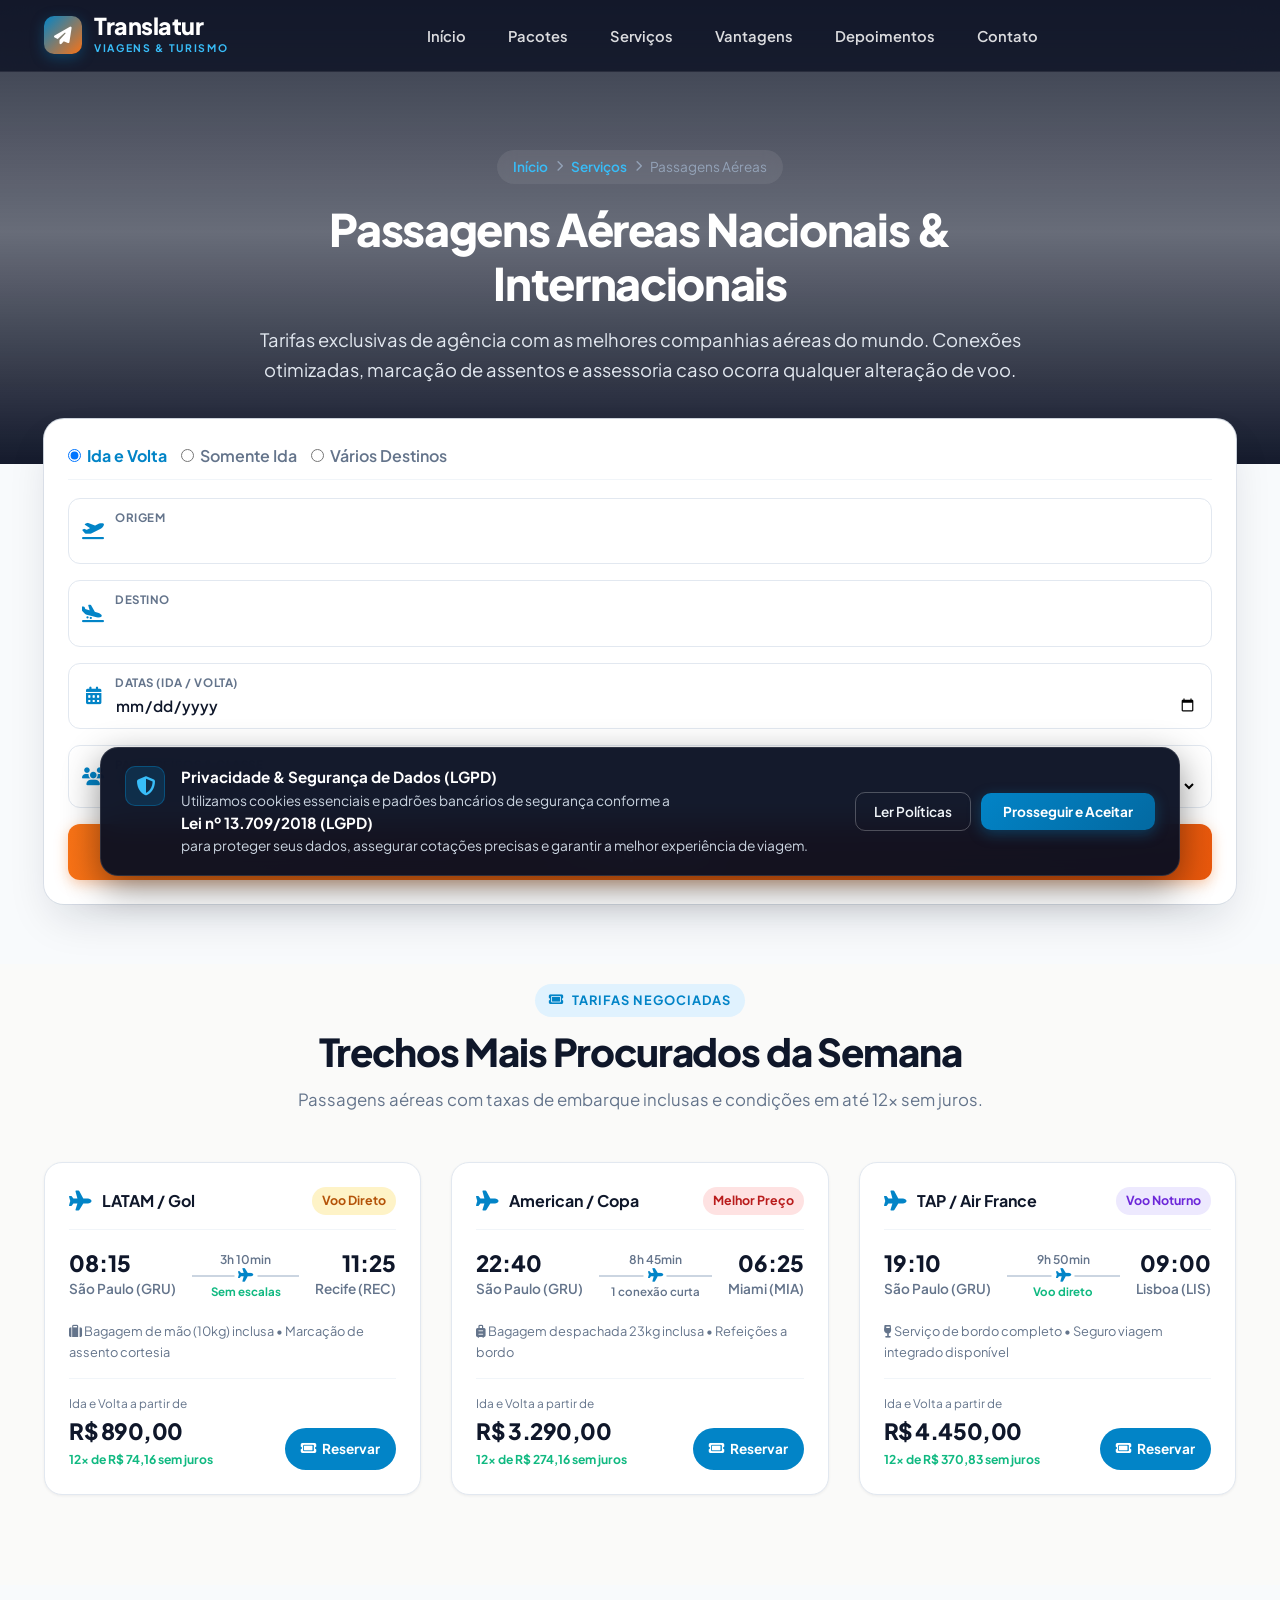
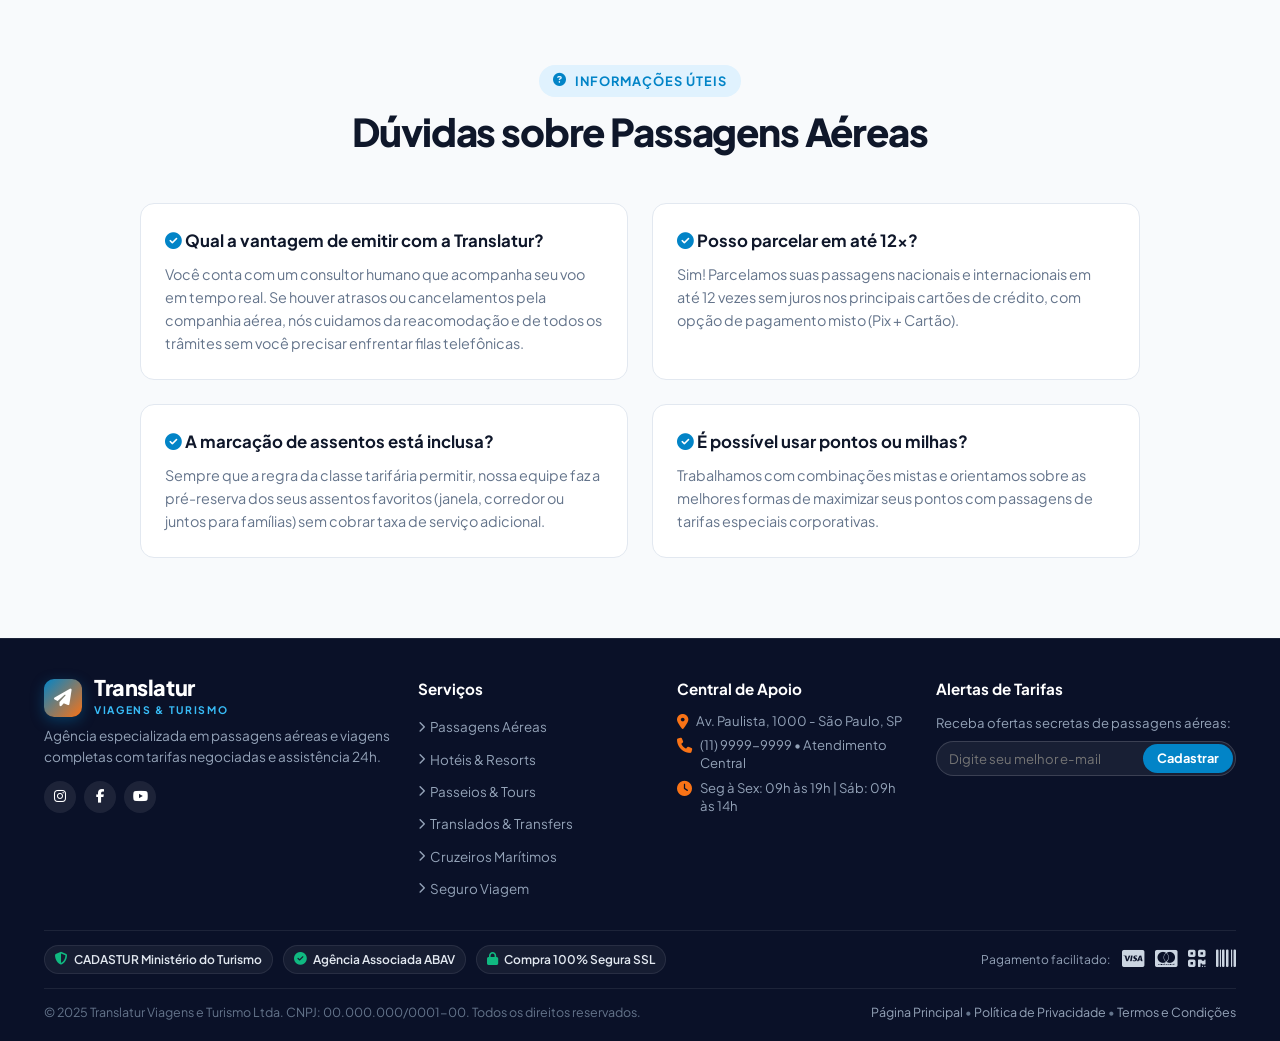
<file: passagens.html>
<!DOCTYPE html>
<html lang="pt-BR">
<head>
  <meta charset="UTF-8" />
  <meta name="viewport" content="width=device-width, initial-scale=1.0" />
  <meta http-equiv="X-Content-Type-Options" content="nosniff" />
  <meta name="referrer" content="strict-origin-when-cross-origin" />
  <title>Passagens Aéreas com Melhores Tarifas • Translatur Viagens</title>
  <meta name="description" content="Encontre passagens aéreas nacionais e internacionais com tarifas de agência, parcelamento em até 12x sem juros e assessoria completa em conexões." />
  
  <link rel="icon" type="image/svg+xml" href="data:image/svg+xml,<svg xmlns='http://www.w3.org/2000/svg' viewBox='0 0 24 24' fill='%230284c7'><path d='M21 16v-2l-8-5V3.5c0-.83-.67-1.5-1.5-1.5S10 2.67 10 3.5V9l-8 5v2l8-2.5V19l-2 1.5V22l3.5-1 3.5 1v-1.5L13 19v-5.5l8 2.5z'/></svg>" />

  <!-- Google Fonts -->
  <link rel="preconnect" href="https://fonts.googleapis.com">
  <link rel="preconnect" href="https://fonts.gstatic.com" crossorigin>
  <link href="https://fonts.googleapis.com/css2?family=Playfair+Display:ital,wght@0,600;1,500&family=Plus+Jakarta+Sans:wght@300;400;500;600;700;800&display=swap" rel="stylesheet">

  <!-- Font Awesome Icons -->
  <link rel="stylesheet" href="https://cdnjs.cloudflare.com/ajax/libs/font-awesome/6.5.1/css/all.min.css" />

  <!-- Estilos Modulares -->
  <link rel="stylesheet" href="styles/main.css">
  <link rel="stylesheet" href="styles/header.css">
  <link rel="stylesheet" href="styles/search.css">
  <link rel="stylesheet" href="styles/subpages.css">
  <link rel="stylesheet" href="styles/footer.css">
</head>
<body>

  <!-- Cabeçalho / Navegação -->
  <header id="header">
    <div class="container">
      <a href="index.html" class="logo">
        <div class="logo-icon"><i class="fas fa-paper-plane"></i></div>
        <div class="logo-text">
          <h1>Translatur</h1>
          <span>Viagens & Turismo</span>
        </div>
      </a>

      <nav>
        <ul class="nav-links">
          <li><a href="index.html">Início</a></li>
          <li><a href="index.html#destinations-deals">Pacotes</a></li>
          <li><a href="index.html#services" class="active">Serviços</a></li>
          <li><a href="index.html#why-us">Vantagens</a></li>
          <li><a href="index.html#testimonials">Depoimentos</a></li>
          <li><a href="#footer">Contato</a></li>
        </ul>
      </nav>

      <div class="header-actions">
        <button class="hamburger" aria-label="Abrir Menu">
          <span class="bar"></span>
          <span class="bar"></span>
          <span class="bar"></span>
        </button>
      </div>
    </div>
  </header>

  <div class="nav-backdrop"></div>

  <!-- Hero da Subpágina -->
  <section class="subpage-hero">
    <div class="container">
      <div class="subpage-hero-content">
        <div class="breadcrumb-nav">
          <a href="index.html">Início</a> <i class="fas fa-chevron-right" style="font-size: 0.7rem;"></i>
          <a href="index.html#services">Serviços</a> <i class="fas fa-chevron-right" style="font-size: 0.7rem;"></i>
          <span>Passagens Aéreas</span>
        </div>
        <h1>Passagens Aéreas Nacionais & <span class="highlight">Internacionais</span></h1>
        <p>
          Tarifas exclusivas de agência com as melhores companhias aéreas do mundo. Conexões otimizadas, marcação de assentos e assessoria caso ocorra qualquer alteração de voo.
        </p>
      </div>
    </div>
  </section>

  <!-- Simulador / Formulário de Passagens -->
  <section style="padding: 0 0 60px 0;">
    <div class="container">
      <div class="subpage-filter-card">
        <div style="display: flex; gap: 14px; margin-bottom: 18px; border-bottom: 1px solid #f1f5f9; padding-bottom: 10px;">
          <label style="display: flex; align-items: center; gap: 6px; font-weight: 700; color: #0284c7; cursor: pointer;">
            <input type="radio" name="flight-trip" checked> Ida e Volta
          </label>
          <label style="display: flex; align-items: center; gap: 6px; font-weight: 600; color: #64748b; cursor: pointer;">
            <input type="radio" name="flight-trip"> Somente Ida
          </label>
          <label style="display: flex; align-items: center; gap: 6px; font-weight: 600; color: #64748b; cursor: pointer;">
            <input type="radio" name="flight-trip"> Vários Destinos
          </label>
        </div>

        <div class="subpage-filter-grid">
          <div class="field-box">
            <div class="field-icon"><i class="fas fa-plane-departure"></i></div>
            <div class="field-info">
              <label>Origem</label>
              <input type="text" id="flight-origin" autocomplete="off">
            </div>
          </div>

          <div class="field-box">
            <div class="field-icon"><i class="fas fa-plane-arrival"></i></div>
            <div class="field-info">
              <label>Destino</label>
              <input type="text" id="flight-destination" autocomplete="off">
            </div>
          </div>

          <div class="field-box">
            <div class="field-icon"><i class="fas fa-calendar-alt"></i></div>
            <div class="field-info">
              <label>Datas (Ida / Volta)</label>
              <input type="date" id="flight-date">
            </div>
          </div>

          <div class="field-box">
            <div class="field-icon"><i class="fas fa-users"></i></div>
            <div class="field-info">
              <label>Passageiros & Classe</label>
              <select style="border: none; background: transparent; font-weight: 600; outline: none; font-size: 0.95rem;">
                <option>1 Adulto, Econômica</option>
                <option>2 Adultos, Econômica</option>
                <option>Família (2 Ad + 1 Criança)</option>
                <option>Classe Executiva</option>
              </select>
            </div>
          </div>

          <button type="button" class="search-submit-btn" style="text-decoration: none; border: none; cursor: pointer;">
            <i class="fas fa-magnifying-glass"></i> Pesquisar Voos
          </button>
        </div>
      </div>
    </div>
  </section>

  <!-- Trechos em Destaque -->
  <section style="padding: 20px 0 90px 0; background: #fafaf9;">
    <div class="container">
      <div class="section-header">
        <span class="section-tag"><i class="fas fa-ticket"></i> Tarifas Negociadas</span>
        <h2 class="section-title">Trechos Mais Procurados da Semana</h2>
        <p class="section-subtitle">
          Passagens aéreas com taxas de embarque inclusas e condições em até 12x sem juros.
        </p>
      </div>

      <div class="items-showcase-grid">
        
        <!-- Voo 1 -->
        <div class="flight-card">
          <div class="airline-badge">
            <div class="airline-logo-info">
              <i class="fas fa-plane"></i> LATAM / Gol
            </div>
            <span class="badge badge-featured">Voo Direto</span>
          </div>
          <div class="flight-route-row">
            <div class="route-stop">
              <span class="time">08:15</span>
              <span class="city">São Paulo (GRU)</span>
            </div>
            <div class="flight-path-indicator">
              <span class="flight-duration">3h 10min</span>
              <div class="flight-path-line"></div>
              <span style="font-size: 0.72rem; color: #10b981; font-weight: 700;">Sem escalas</span>
            </div>
            <div class="route-stop" style="text-align: right;">
              <span class="time">11:25</span>
              <span class="city">Recife (REC)</span>
            </div>
          </div>
          <div style="font-size: 0.8rem; color: #64748b; margin-bottom: 16px;">
            <i class="fas fa-suitcase"></i> Bagagem de mão (10kg) inclusa • Marcação de assento cortesia
          </div>
          <div class="package-footer">
            <div class="package-pricing">
              <span class="price-label">Ida e Volta a partir de</span>
              <span class="price-value">R$ 890,00</span>
              <span class="price-installments">12x de R$ 74,16 sem juros</span>
            </div>
            <a href="https://wa.me/5511999999999?text=Ol%C3%A1!%20Quero%20cotar%20o%20voo%20SP%20-%20Recife." target="_blank" rel="noopener noreferrer" class="btn-subpage-book" style="padding: 10px 16px;">
              <i class="fas fa-ticket"></i> Reservar
            </a>
          </div>
        </div>

        <!-- Voo 2 -->
        <div class="flight-card">
          <div class="airline-badge">
            <div class="airline-logo-info">
              <i class="fas fa-plane"></i> American / Copa
            </div>
            <span class="badge badge-promo">Melhor Preço</span>
          </div>
          <div class="flight-route-row">
            <div class="route-stop">
              <span class="time">22:40</span>
              <span class="city">São Paulo (GRU)</span>
            </div>
            <div class="flight-path-indicator">
              <span class="flight-duration">8h 45min</span>
              <div class="flight-path-line"></div>
              <span style="font-size: 0.72rem; color: #64748b; font-weight: 600;">1 conexão curta</span>
            </div>
            <div class="route-stop" style="text-align: right;">
              <span class="time">06:25</span>
              <span class="city">Miami (MIA)</span>
            </div>
          </div>
          <div style="font-size: 0.8rem; color: #64748b; margin-bottom: 16px;">
            <i class="fas fa-suitcase-rolling"></i> Bagagem despachada 23kg inclusa • Refeições a bordo
          </div>
          <div class="package-footer">
            <div class="package-pricing">
              <span class="price-label">Ida e Volta a partir de</span>
              <span class="price-value">R$ 3.290,00</span>
              <span class="price-installments">12x de R$ 274,16 sem juros</span>
            </div>
            <a href="https://wa.me/5511999999999?text=Ol%C3%A1!%20Quero%20cotar%20o%20voo%20SP%20-%20Miami." target="_blank" rel="noopener noreferrer" class="btn-subpage-book" style="padding: 10px 16px;">
              <i class="fas fa-ticket"></i> Reservar
            </a>
          </div>
        </div>

        <!-- Voo 3 -->
        <div class="flight-card">
          <div class="airline-badge">
            <div class="airline-logo-info">
              <i class="fas fa-plane"></i> TAP / Air France
            </div>
            <span class="badge badge-exclusive">Voo Noturno</span>
          </div>
          <div class="flight-route-row">
            <div class="route-stop">
              <span class="time">19:10</span>
              <span class="city">São Paulo (GRU)</span>
            </div>
            <div class="flight-path-indicator">
              <span class="flight-duration">9h 50min</span>
              <div class="flight-path-line"></div>
              <span style="font-size: 0.72rem; color: #10b981; font-weight: 700;">Voo direto</span>
            </div>
            <div class="route-stop" style="text-align: right;">
              <span class="time">09:00</span>
              <span class="city">Lisboa (LIS)</span>
            </div>
          </div>
          <div style="font-size: 0.8rem; color: #64748b; margin-bottom: 16px;">
            <i class="fas fa-wine-glass"></i> Serviço de bordo completo • Seguro viagem integrado disponível
          </div>
          <div class="package-footer">
            <div class="package-pricing">
              <span class="price-label">Ida e Volta a partir de</span>
              <span class="price-value">R$ 4.450,00</span>
              <span class="price-installments">12x de R$ 370,83 sem juros</span>
            </div>
            <a href="https://wa.me/5511999999999?text=Ol%C3%A1!%20Quero%20cotar%20o%20voo%20SP%20-%20Lisboa." target="_blank" rel="noopener noreferrer" class="btn-subpage-book" style="padding: 10px 16px;">
              <i class="fas fa-ticket"></i> Reservar
            </a>
          </div>
        </div>

      </div>
    </div>
  </section>

  <!-- Dúvidas Frequentes -->
  <section class="faq-section">
    <div class="container">
      <div class="section-header">
        <span class="section-tag"><i class="fas fa-circle-question"></i> Informações Úteis</span>
        <h2 class="section-title">Dúvidas sobre Passagens Aéreas</h2>
      </div>

      <div class="faq-grid">
        <div class="faq-item">
          <h4><i class="fas fa-check-circle" style="color: #0284c7;"></i> Qual a vantagem de emitir com a Translatur?</h4>
          <p>Você conta com um consultor humano que acompanha seu voo em tempo real. Se houver atrasos ou cancelamentos pela companhia aérea, nós cuidamos da reacomodação e de todos os trâmites sem você precisar enfrentar filas telefônicas.</p>
        </div>

        <div class="faq-item">
          <h4><i class="fas fa-check-circle" style="color: #0284c7;"></i> Posso parcelar em até 12x?</h4>
          <p>Sim! Parcelamos suas passagens nacionais e internacionais em até 12 vezes sem juros nos principais cartões de crédito, com opção de pagamento misto (Pix + Cartão).</p>
        </div>

        <div class="faq-item">
          <h4><i class="fas fa-check-circle" style="color: #0284c7;"></i> A marcação de assentos está inclusa?</h4>
          <p>Sempre que a regra da classe tarifária permitir, nossa equipe faz a pré-reserva dos seus assentos favoritos (janela, corredor ou juntos para famílias) sem cobrar taxa de serviço adicional.</p>
        </div>

        <div class="faq-item">
          <h4><i class="fas fa-check-circle" style="color: #0284c7;"></i> É possível usar pontos ou milhas?</h4>
          <p>Trabalhamos com combinações mistas e orientamos sobre as melhores formas de maximizar seus pontos com passagens de tarifas especiais corporativas.</p>
        </div>
      </div>
    </div>
  </section>

  <!-- Rodapé Compacto -->
  <footer id="footer">
    <div class="container">
      <div class="footer-top-grid">
        <div class="footer-brand">
          <div class="logo">
            <div class="logo-icon"><i class="fas fa-paper-plane"></i></div>
            <div class="logo-text">
              <h1 style="color: #fff; font-size: 1.35rem;">Translatur</h1>
              <span>Viagens & Turismo</span>
            </div>
          </div>
          <p>Agência especializada em passagens aéreas e viagens completas com tarifas negociadas e assistência 24h.</p>
          <div class="footer-social-links">
            <a href="#" aria-label="Instagram"><i class="fab fa-instagram"></i></a>
            <a href="#" aria-label="Facebook"><i class="fab fa-facebook-f"></i></a>
            <a href="#" aria-label="YouTube"><i class="fab fa-youtube"></i></a>
          </div>
        </div>

        <div class="footer-links-col">
          <h4>Serviços</h4>
          <ul>
            <li><a href="passagens.html"><i class="fas fa-chevron-right" style="font-size: 0.7rem;"></i> Passagens Aéreas</a></li>
            <li><a href="hospedagens.html"><i class="fas fa-chevron-right" style="font-size: 0.7rem;"></i> Hotéis & Resorts</a></li>
            <li><a href="passeios.html"><i class="fas fa-chevron-right" style="font-size: 0.7rem;"></i> Passeios & Tours</a></li>
            <li><a href="transfers.html"><i class="fas fa-chevron-right" style="font-size: 0.7rem;"></i> Translados & Transfers</a></li>
            <li><a href="cruzeiros.html"><i class="fas fa-chevron-right" style="font-size: 0.7rem;"></i> Cruzeiros Marítimos</a></li>
            <li><a href="seguro-viagem.html"><i class="fas fa-chevron-right" style="font-size: 0.7rem;"></i> Seguro Viagem</a></li>
          </ul>
        </div>

        <div class="footer-links-col">
          <h4>Central de Apoio</h4>
          <ul class="footer-contact-info">
            <li><i class="fas fa-location-dot"></i> <span>Av. Paulista, 1000 - São Paulo, SP</span></li>
            <li><i class="fas fa-phone"></i> <span>(11) 9999-9999 • Atendimento Central</span></li>
            <li><i class="fas fa-clock"></i> <span>Seg à Sex: 09h às 19h | Sáb: 09h às 14h</span></li>
          </ul>
        </div>

        <div class="footer-newsletter">
          <h4>Alertas de Tarifas</h4>
          <p>Receba ofertas secretas de passagens aéreas:</p>
          <form class="newsletter-form">
            <input type="email" placeholder="Digite seu melhor e-mail" required>
            <button type="submit">Cadastrar</button>
          </form>
        </div>
      </div>

      <div class="footer-badges-bar">
        <div class="agency-seals">
          <span class="seal-pill"><i class="fas fa-shield-halved"></i> CADASTUR Ministério do Turismo</span>
          <span class="seal-pill"><i class="fas fa-check-circle"></i> Agência Associada ABAV</span>
          <span class="seal-pill"><i class="fas fa-lock"></i> Compra 100% Segura SSL</span>
        </div>
        <div class="payment-methods">
          <span class="payment-label">Pagamento facilitado:</span>
          <i class="fab fa-cc-visa" title="Visa"></i>
          <i class="fab fa-cc-mastercard" title="Mastercard"></i>
          <i class="fas fa-qrcode" title="Pix com desconto"></i>
          <i class="fas fa-barcode" title="Boleto Parcelado"></i>
        </div>
      </div>

      <div class="footer-bottom-bar">
        <p>&copy; 2025 Translatur Viagens e Turismo Ltda. CNPJ: 00.000.000/0001-00. Todos os direitos reservados.</p>
        <div>
          <a href="index.html">Página Principal</a> &bull; 
          <a href="#">Política de Privacidade</a> &bull; 
          <a href="#">Termos e Condições</a>
        </div>
      </div>
    </div>
  </footer>

  <script type="module" src="scripts/main.js"></script>
</body>
</html>
</file>
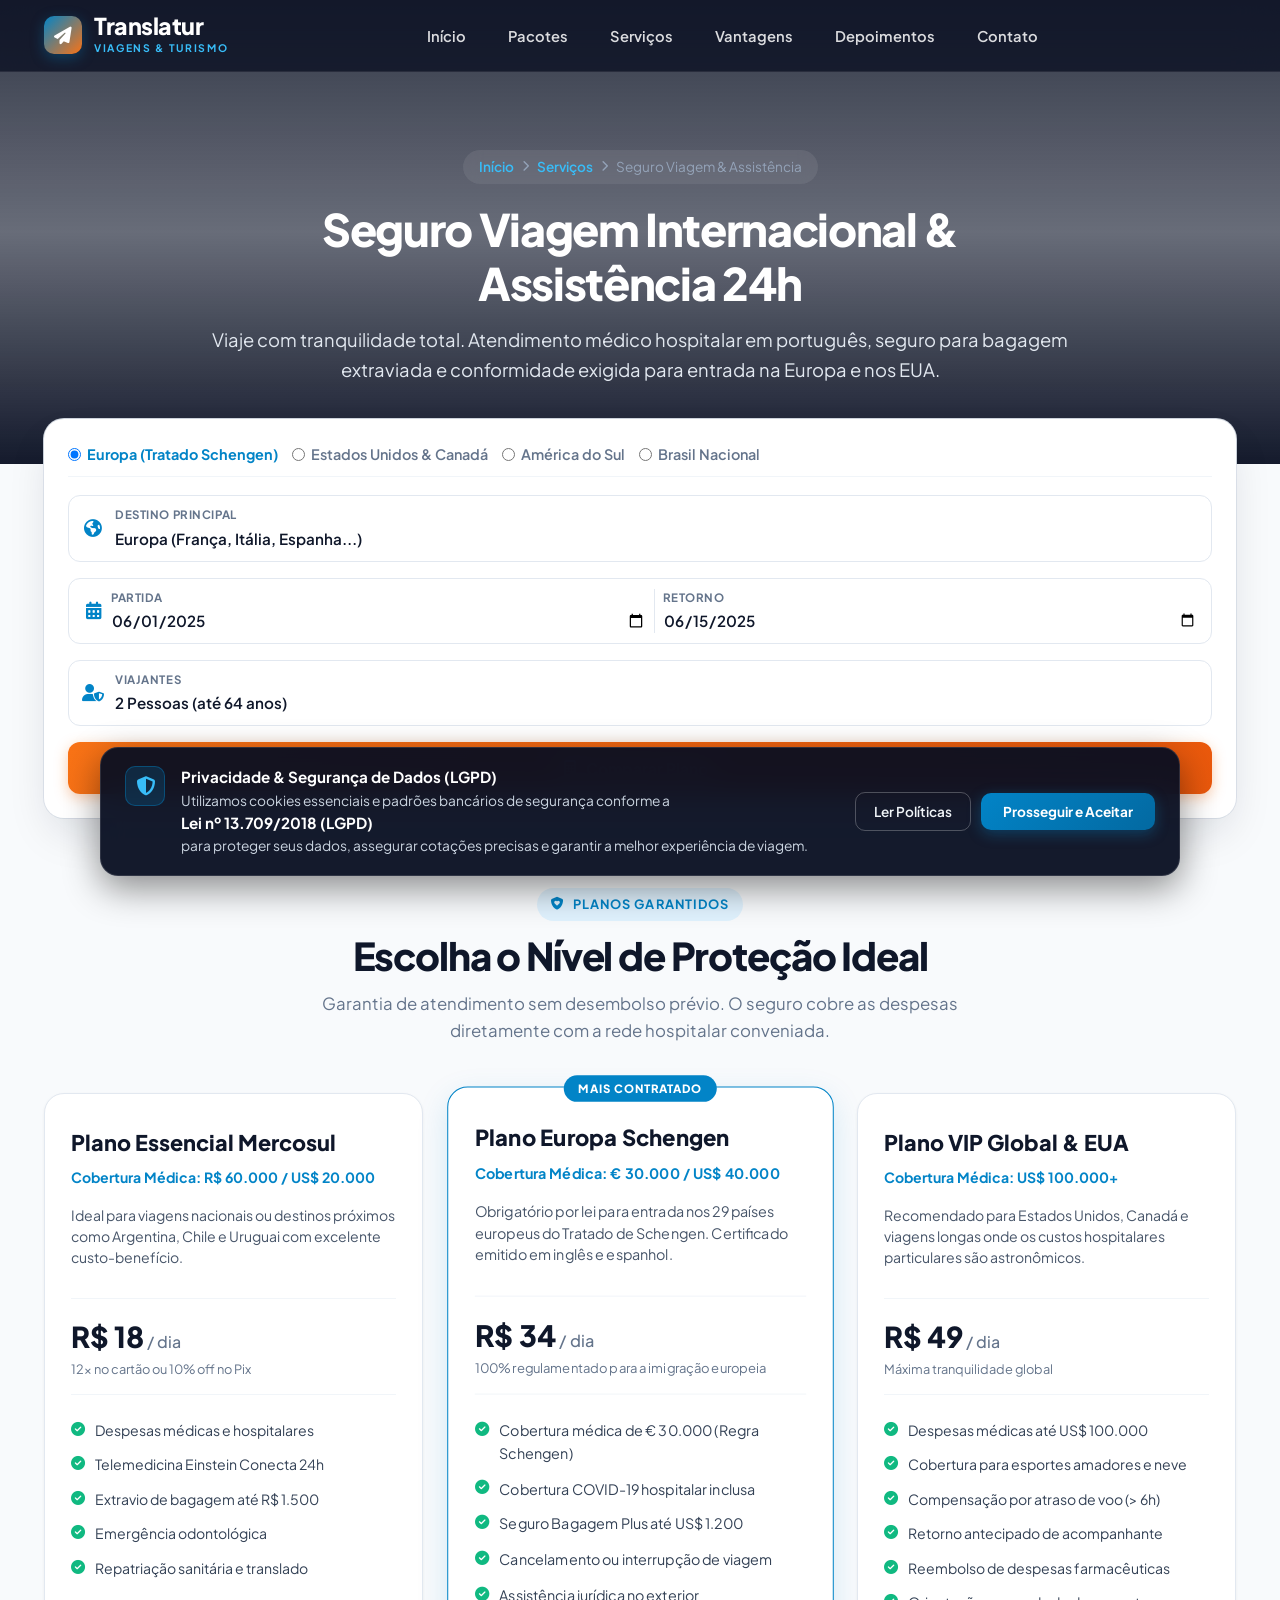
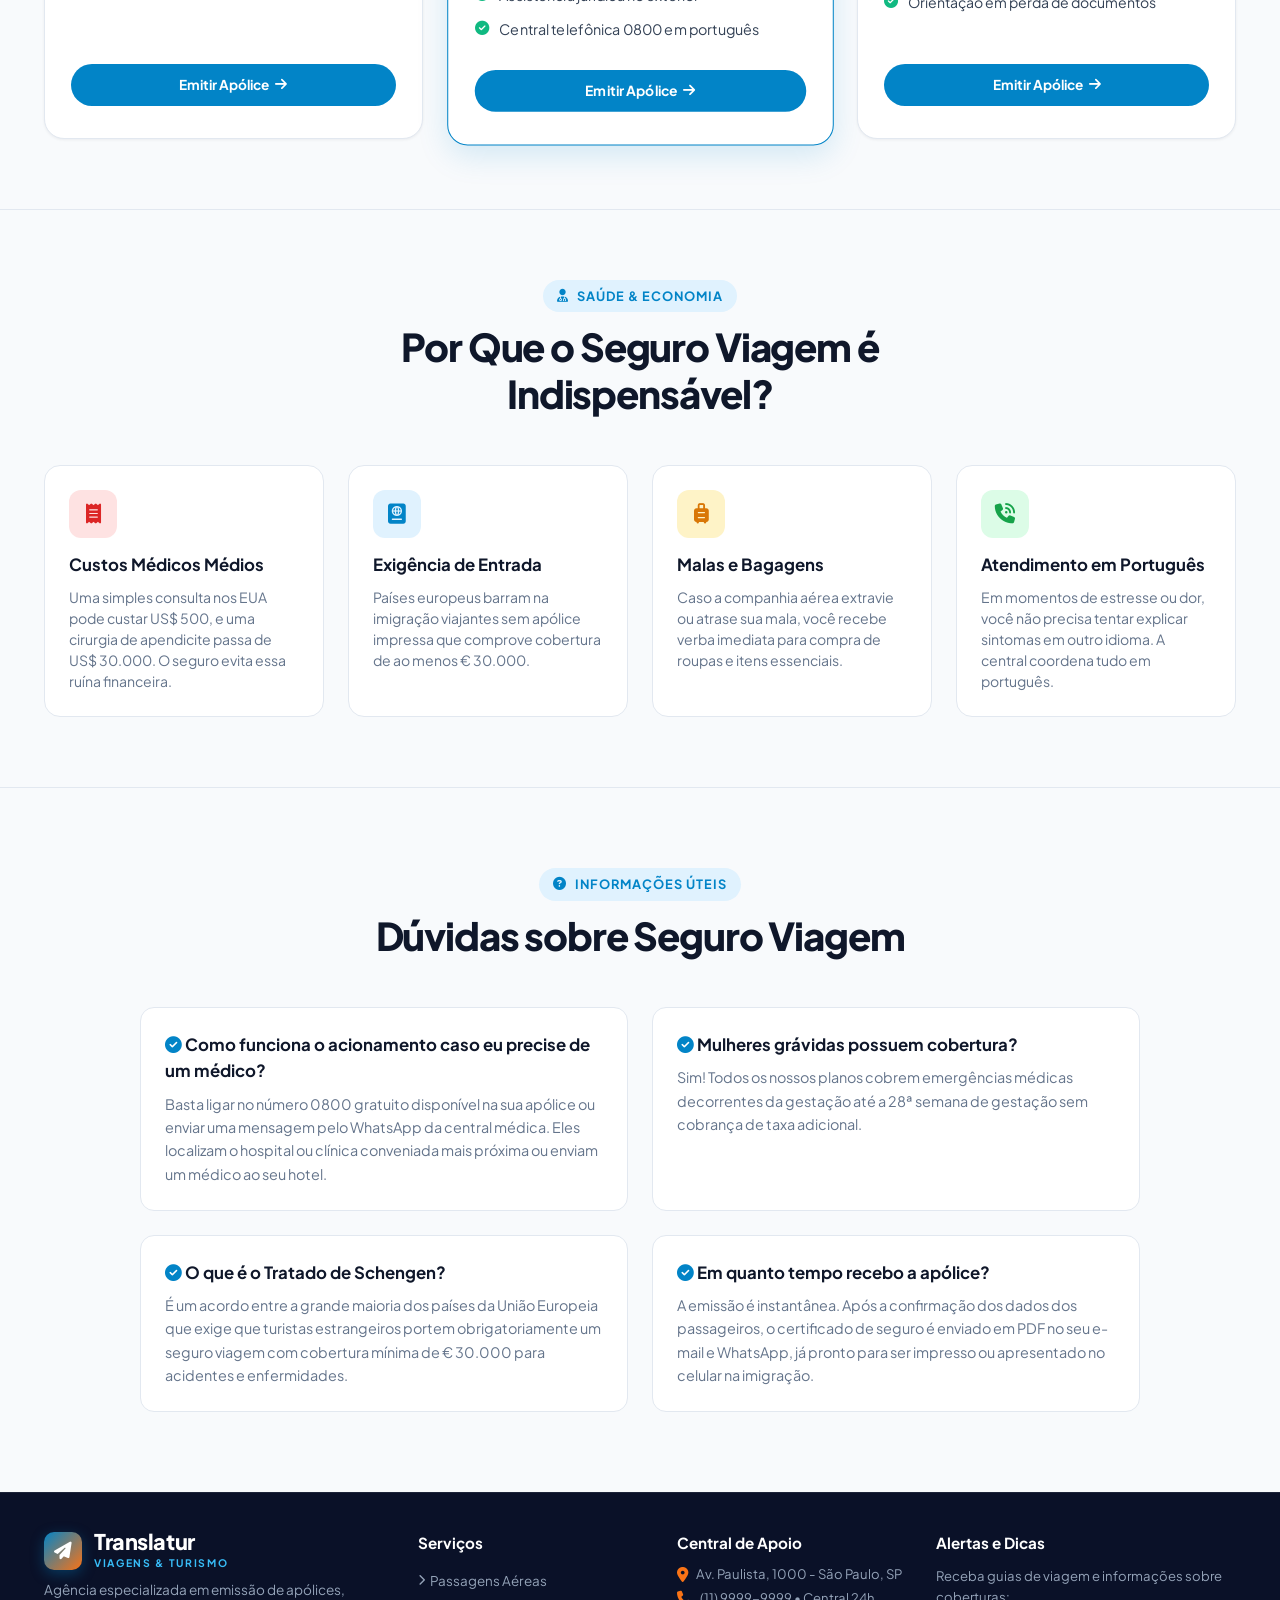
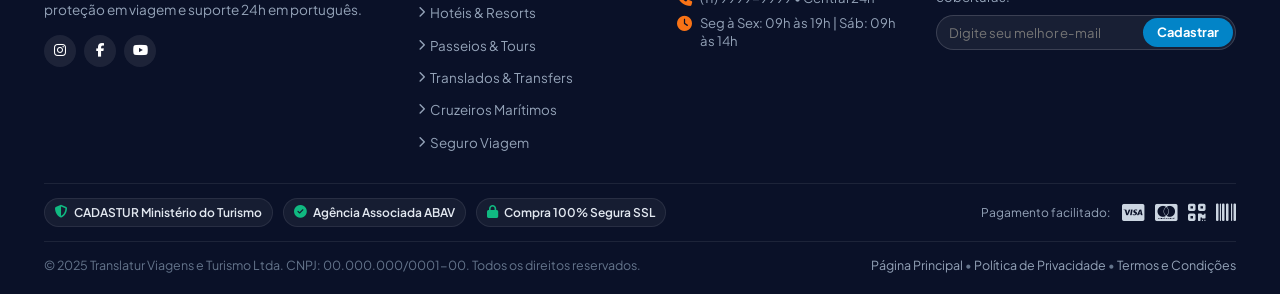
<file: seguro-viagem.html>
<!DOCTYPE html>
<html lang="pt-BR">
<head>
  <meta charset="UTF-8" />
  <meta name="viewport" content="width=device-width, initial-scale=1.0" />
  <meta http-equiv="X-Content-Type-Options" content="nosniff" />
  <meta name="referrer" content="strict-origin-when-cross-origin" />
  <title>Seguro Viagem Internacional & Nacional • Translatur Viagens</title>
  <meta name="description" content="Proteja sua viagem com coberturas hospitalares completas, telemedicina 24h em português, conformidade total com o Tratado de Schengen e parcelamento em 12x." />
  
  <link rel="icon" type="image/svg+xml" href="data:image/svg+xml,<svg xmlns='http://www.w3.org/2000/svg' viewBox='0 0 24 24' fill='%230284c7'><path d='M21 16v-2l-8-5V3.5c0-.83-.67-1.5-1.5-1.5S10 2.67 10 3.5V9l-8 5v2l8-2.5V19l-2 1.5V22l3.5-1 3.5 1v-1.5L13 19v-5.5l8 2.5z'/></svg>" />

  <!-- Google Fonts -->
  <link rel="preconnect" href="https://fonts.googleapis.com">
  <link rel="preconnect" href="https://fonts.gstatic.com" crossorigin>
  <link href="https://fonts.googleapis.com/css2?family=Playfair+Display:ital,wght@0,600;1,500&family=Plus+Jakarta+Sans:wght@300;400;500;600;700;800&display=swap" rel="stylesheet">

  <!-- Font Awesome Icons -->
  <link rel="stylesheet" href="https://cdnjs.cloudflare.com/ajax/libs/font-awesome/6.5.1/css/all.min.css" />

  <!-- Estilos Modulares -->
  <link rel="stylesheet" href="styles/main.css">
  <link rel="stylesheet" href="styles/header.css">
  <link rel="stylesheet" href="styles/search.css">
  <link rel="stylesheet" href="styles/subpages.css">
  <link rel="stylesheet" href="styles/footer.css">
</head>
<body>

  <!-- Cabeçalho / Navegação -->
  <header id="header">
    <div class="container">
      <a href="index.html" class="logo">
        <div class="logo-icon"><i class="fas fa-paper-plane"></i></div>
        <div class="logo-text">
          <h1>Translatur</h1>
          <span>Viagens & Turismo</span>
        </div>
      </a>

      <nav>
        <ul class="nav-links">
          <li><a href="index.html">Início</a></li>
          <li><a href="index.html#destinations-deals">Pacotes</a></li>
          <li><a href="index.html#services" class="active">Serviços</a></li>
          <li><a href="index.html#why-us">Vantagens</a></li>
          <li><a href="index.html#testimonials">Depoimentos</a></li>
          <li><a href="#footer">Contato</a></li>
        </ul>
      </nav>

      <div class="header-actions">
        <button class="hamburger" aria-label="Abrir Menu">
          <span class="bar"></span>
          <span class="bar"></span>
          <span class="bar"></span>
        </button>
      </div>
    </div>
  </header>

  <div class="nav-backdrop"></div>

  <!-- Hero da Subpágina -->
  <section class="subpage-hero hero-insurance">
    <div class="container">
      <div class="subpage-hero-content">
        <div class="breadcrumb-nav">
          <a href="index.html">Início</a> <i class="fas fa-chevron-right" style="font-size: 0.7rem;"></i>
          <a href="index.html#services">Serviços</a> <i class="fas fa-chevron-right" style="font-size: 0.7rem;"></i>
          <span>Seguro Viagem & Assistência</span>
        </div>
        <h1>Seguro Viagem Internacional & <span class="highlight">Assistência 24h</span></h1>
        <p>
          Viaje com tranquilidade total. Atendimento médico hospitalar em português, seguro para bagagem extraviada e conformidade exigida para entrada na Europa e nos EUA.
        </p>
      </div>
    </div>
  </section>

  <!-- Simulador de Cotação de Seguro -->
  <section style="padding: 0 0 50px 0;">
    <div class="container">
      <div class="subpage-filter-card">
        <div style="display: flex; gap: 14px; margin-bottom: 18px; border-bottom: 1px solid #f1f5f9; padding-bottom: 10px; flex-wrap: wrap;">
          <label style="display: flex; align-items: center; gap: 6px; font-weight: 700; color: #0284c7; cursor: pointer; font-size: 0.9rem;">
            <input type="radio" name="dest-continent" checked> Europa (Tratado Schengen)
          </label>
          <label style="display: flex; align-items: center; gap: 6px; font-weight: 600; color: #64748b; cursor: pointer; font-size: 0.9rem;">
            <input type="radio" name="dest-continent"> Estados Unidos & Canadá
          </label>
          <label style="display: flex; align-items: center; gap: 6px; font-weight: 600; color: #64748b; cursor: pointer; font-size: 0.9rem;">
            <input type="radio" name="dest-continent"> América do Sul
          </label>
          <label style="display: flex; align-items: center; gap: 6px; font-weight: 600; color: #64748b; cursor: pointer; font-size: 0.9rem;">
            <input type="radio" name="dest-continent"> Brasil Nacional
          </label>
        </div>

        <div class="subpage-filter-grid">
          <div class="search-field">
            <div class="field-box">
              <div class="field-icon"><i class="fas fa-earth-americas"></i></div>
              <div class="field-info">
                <label>Destino Principal</label>
                <input type="text" value="Europa (França, Itália, Espanha...)">
              </div>
            </div>
          </div>

          <div class="search-field">
            <div class="field-box" style="gap: 8px;">
              <div class="field-icon"><i class="fas fa-calendar-alt"></i></div>
              <div class="field-info" style="flex: 1;">
                <label>Partida</label>
                <input type="date" value="2025-06-01">
              </div>
              <div class="field-info" style="flex: 1; border-left: 1px solid #e2e8f0; padding-left: 8px;">
                <label>Retorno</label>
                <input type="date" value="2025-06-15">
              </div>
            </div>
          </div>

          <div class="search-field">
            <div class="field-box">
              <div class="field-icon"><i class="fas fa-user-shield"></i></div>
              <div class="field-info">
                <label>Viajantes</label>
                <input type="text" value="2 Pessoas (até 64 anos)" readonly>
              </div>
            </div>
          </div>

          <button class="search-submit-btn" style="height: 52px; padding: 0 28px;">
            <i class="fas fa-calculator"></i>
            <span>Comparar Planos</span>
          </button>
        </div>
      </div>
    </div>
  </section>

  <!-- Comparativo de Planos Oficiais -->
  <section style="padding: 20px 0 70px 0;">
    <div class="container">
      <div class="section-header">
        <span class="section-tag"><i class="fas fa-shield-heart"></i> Planos Garantidos</span>
        <h2 class="section-title">Escolha o Nível de Proteção Ideal</h2>
        <p class="section-subtitle">Garantia de atendimento sem desembolso prévio. O seguro cobre as despesas diretamente com a rede hospitalar conveniada.</p>
      </div>

      <div class="insurance-comparison-grid">

        <!-- Plano 1: Brasil & Mercosul -->
        <div class="insurance-plan-card">
          <div class="plan-header">
            <h3>Plano Essencial Mercosul</h3>
            <div class="plan-coverage-limit">Cobertura Médica: R$ 60.000 / US$ 20.000</div>
          </div>
          <p class="subpage-desc">Ideal para viagens nacionais ou destinos próximos como Argentina, Chile e Uruguai com excelente custo-benefício.</p>
          <div class="plan-price-box">
            <div class="price">R$ 18<span style="font-size: 1rem; font-weight: 500; color: #64748b;"> / dia</span></div>
            <div class="period">12x no cartão ou 10% off no Pix</div>
          </div>
          <ul class="plan-features-list">
            <li><i class="fas fa-check-circle"></i> Despesas médicas e hospitalares</li>
            <li><i class="fas fa-check-circle"></i> Telemedicina Einstein Conecta 24h</li>
            <li><i class="fas fa-check-circle"></i> Extravio de bagagem até R$ 1.500</li>
            <li><i class="fas fa-check-circle"></i> Emergência odontológica</li>
            <li><i class="fas fa-check-circle"></i> Repatriação sanitária e translado</li>
          </ul>
          <a href="https://wa.me/5511999999999?text=Ol%C3%A1!%20Gostaria%20de%20emitir%20o%20Plano%20Essencial%20Mercosul." target="_blank" rel="noopener noreferrer" class="btn-subpage-book" style="justify-content: center; width: 100%;">
            Emitir Apólice <i class="fas fa-arrow-right"></i>
          </a>
        </div>

        <!-- Plano 2: Europa Schengen (Destaque) -->
        <div class="insurance-plan-card featured">
          <div class="plan-header">
            <h3>Plano Europa Schengen</h3>
            <div class="plan-coverage-limit" style="color: #0284c7;">Cobertura Médica: € 30.000 / US$ 40.000</div>
          </div>
          <p class="subpage-desc">Obrigatório por lei para entrada nos 29 países europeus do Tratado de Schengen. Certificado emitido em inglês e espanhol.</p>
          <div class="plan-price-box">
            <div class="price">R$ 34<span style="font-size: 1rem; font-weight: 500; color: #64748b;"> / dia</span></div>
            <div class="period">100% regulamentado para a imigração europeia</div>
          </div>
          <ul class="plan-features-list">
            <li><i class="fas fa-check-circle"></i> Cobertura médica de € 30.000 (Regra Schengen)</li>
            <li><i class="fas fa-check-circle"></i> Cobertura COVID-19 hospitalar inclusa</li>
            <li><i class="fas fa-check-circle"></i> Seguro Bagagem Plus até US$ 1.200</li>
            <li><i class="fas fa-check-circle"></i> Cancelamento ou interrupção de viagem</li>
            <li><i class="fas fa-check-circle"></i> Assistência jurídica no exterior</li>
            <li><i class="fas fa-check-circle"></i> Central telefônica 0800 em português</li>
          </ul>
          <a href="https://wa.me/5511999999999?text=Ol%C3%A1!%20Gostaria%20de%20emitir%20o%20Plano%20Europa%20Schengen." target="_blank" rel="noopener noreferrer" class="btn-subpage-book" style="justify-content: center; width: 100%; background: #0284c7;">
            Emitir Apólice <i class="fas fa-arrow-right"></i>
          </a>
        </div>

        <!-- Plano 3: Global VIP & EUA -->
        <div class="insurance-plan-card">
          <div class="plan-header">
            <h3>Plano VIP Global & EUA</h3>
            <div class="plan-coverage-limit">Cobertura Médica: US$ 100.000+</div>
          </div>
          <p class="subpage-desc">Recomendado para Estados Unidos, Canadá e viagens longas onde os custos hospitalares particulares são astronômicos.</p>
          <div class="plan-price-box">
            <div class="price">R$ 49<span style="font-size: 1rem; font-weight: 500; color: #64748b;"> / dia</span></div>
            <div class="period">Máxima tranquilidade global</div>
          </div>
          <ul class="plan-features-list">
            <li><i class="fas fa-check-circle"></i> Despesas médicas até US$ 100.000</li>
            <li><i class="fas fa-check-circle"></i> Cobertura para esportes amadores e neve</li>
            <li><i class="fas fa-check-circle"></i> Compensação por atraso de voo (> 6h)</li>
            <li><i class="fas fa-check-circle"></i> Retorno antecipado de acompanhante</li>
            <li><i class="fas fa-check-circle"></i> Reembolso de despesas farmacêuticas</li>
            <li><i class="fas fa-check-circle"></i> Orientação em perda de documentos</li>
          </ul>
          <a href="https://wa.me/5511999999999?text=Ol%C3%A1!%20Gostaria%20de%20emitir%20o%20Plano%20VIP%20Global." target="_blank" rel="noopener noreferrer" class="btn-subpage-book" style="justify-content: center; width: 100%;">
            Emitir Apólice <i class="fas fa-arrow-right"></i>
          </a>
        </div>

      </div>
    </div>
  </section>

  <!-- Por que Não Viajar Sem Seguro -->
  <section style="background-color: #f8fafc; padding: 70px 0; border-top: 1px solid #e2e8f0; border-bottom: 1px solid #e2e8f0;">
    <div class="container">
      <div class="section-header">
        <span class="section-tag"><i class="fas fa-user-doctor"></i> Saúde & Economia</span>
        <h2 class="section-title">Por Que o Seguro Viagem é Indispensável?</h2>
      </div>

      <div style="display: grid; grid-template-columns: repeat(auto-fit, minmax(240px, 1fr)); gap: 24px;">
        <div style="background: #ffffff; padding: 24px; border-radius: 16px; border: 1px solid #e2e8f0;">
          <div style="width: 48px; height: 48px; border-radius: 12px; background: #fee2e2; color: #dc2626; display: flex; align-items: center; justify-content: center; font-size: 1.25rem; margin-bottom: 14px;">
            <i class="fas fa-receipt"></i>
          </div>
          <h4 style="font-size: 1.05rem; font-weight: 700; color: #0f172a; margin-bottom: 8px;">Custos Médicos Médios</h4>
          <p style="font-size: 0.88rem; color: #64748b; line-height: 1.5;">Uma simples consulta nos EUA pode custar US$ 500, e uma cirurgia de apendicite passa de US$ 30.000. O seguro evita essa ruína financeira.</p>
        </div>

        <div style="background: #ffffff; padding: 24px; border-radius: 16px; border: 1px solid #e2e8f0;">
          <div style="width: 48px; height: 48px; border-radius: 12px; background: #e0f2fe; color: #0284c7; display: flex; align-items: center; justify-content: center; font-size: 1.25rem; margin-bottom: 14px;">
            <i class="fas fa-passport"></i>
          </div>
          <h4 style="font-size: 1.05rem; font-weight: 700; color: #0f172a; margin-bottom: 8px;">Exigência de Entrada</h4>
          <p style="font-size: 0.88rem; color: #64748b; line-height: 1.5;">Países europeus barram na imigração viajantes sem apólice impressa que comprove cobertura de ao menos € 30.000.</p>
        </div>

        <div style="background: #ffffff; padding: 24px; border-radius: 16px; border: 1px solid #e2e8f0;">
          <div style="width: 48px; height: 48px; border-radius: 12px; background: #fef3c7; color: #d97706; display: flex; align-items: center; justify-content: center; font-size: 1.25rem; margin-bottom: 14px;">
            <i class="fas fa-suitcase-rolling"></i>
          </div>
          <h4 style="font-size: 1.05rem; font-weight: 700; color: #0f172a; margin-bottom: 8px;">Malas e Bagagens</h4>
          <p style="font-size: 0.88rem; color: #64748b; line-height: 1.5;">Caso a companhia aérea extravie ou atrase sua mala, você recebe verba imediata para compra de roupas e itens essenciais.</p>
        </div>

        <div style="background: #ffffff; padding: 24px; border-radius: 16px; border: 1px solid #e2e8f0;">
          <div style="width: 48px; height: 48px; border-radius: 12px; background: #dcfce7; color: #16a34a; display: flex; align-items: center; justify-content: center; font-size: 1.25rem; margin-bottom: 14px;">
            <i class="fas fa-phone-volume"></i>
          </div>
          <h4 style="font-size: 1.05rem; font-weight: 700; color: #0f172a; margin-bottom: 8px;">Atendimento em Português</h4>
          <p style="font-size: 0.88rem; color: #64748b; line-height: 1.5;">Em momentos de estresse ou dor, você não precisa tentar explicar sintomas em outro idioma. A central coordena tudo em português.</p>
        </div>
      </div>
    </div>
  </section>

  <!-- Dúvidas Frequentes -->
  <section class="faq-section">
    <div class="container">
      <div class="section-header">
        <span class="section-tag"><i class="fas fa-circle-question"></i> Informações Úteis</span>
        <h2 class="section-title">Dúvidas sobre Seguro Viagem</h2>
      </div>

      <div class="faq-grid">
        <div class="faq-item">
          <h4><i class="fas fa-check-circle" style="color: #0284c7;"></i> Como funciona o acionamento caso eu precise de um médico?</h4>
          <p>Basta ligar no número 0800 gratuito disponível na sua apólice ou enviar uma mensagem pelo WhatsApp da central médica. Eles localizam o hospital ou clínica conveniada mais próxima ou enviam um médico ao seu hotel.</p>
        </div>

        <div class="faq-item">
          <h4><i class="fas fa-check-circle" style="color: #0284c7;"></i> Mulheres grávidas possuem cobertura?</h4>
          <p>Sim! Todos os nossos planos cobrem emergências médicas decorrentes da gestação até a 28ª semana de gestação sem cobrança de taxa adicional.</p>
        </div>

        <div class="faq-item">
          <h4><i class="fas fa-check-circle" style="color: #0284c7;"></i> O que é o Tratado de Schengen?</h4>
          <p>É um acordo entre a grande maioria dos países da União Europeia que exige que turistas estrangeiros portem obrigatoriamente um seguro viagem com cobertura mínima de € 30.000 para acidentes e enfermidades.</p>
        </div>

        <div class="faq-item">
          <h4><i class="fas fa-check-circle" style="color: #0284c7;"></i> Em quanto tempo recebo a apólice?</h4>
          <p>A emissão é instantânea. Após a confirmação dos dados dos passageiros, o certificado de seguro é enviado em PDF no seu e-mail e WhatsApp, já pronto para ser impresso ou apresentado no celular na imigração.</p>
        </div>
      </div>
    </div>
  </section>

  <!-- Rodapé Compacto -->
  <footer id="footer">
    <div class="container">
      <div class="footer-top-grid">
        <div class="footer-brand">
          <div class="logo">
            <div class="logo-icon"><i class="fas fa-paper-plane"></i></div>
            <div class="logo-text">
              <h1 style="color: #fff; font-size: 1.35rem;">Translatur</h1>
              <span>Viagens & Turismo</span>
            </div>
          </div>
          <p>Agência especializada em emissão de apólices, proteção em viagem e suporte 24h em português.</p>
          <div class="footer-social-links">
            <a href="#" aria-label="Instagram"><i class="fab fa-instagram"></i></a>
            <a href="#" aria-label="Facebook"><i class="fab fa-facebook-f"></i></a>
            <a href="#" aria-label="YouTube"><i class="fab fa-youtube"></i></a>
          </div>
        </div>

        <div class="footer-links-col">
          <h4>Serviços</h4>
          <ul>
            <li><a href="passagens.html"><i class="fas fa-chevron-right" style="font-size: 0.7rem;"></i> Passagens Aéreas</a></li>
            <li><a href="hospedagens.html"><i class="fas fa-chevron-right" style="font-size: 0.7rem;"></i> Hotéis & Resorts</a></li>
            <li><a href="passeios.html"><i class="fas fa-chevron-right" style="font-size: 0.7rem;"></i> Passeios & Tours</a></li>
            <li><a href="transfers.html"><i class="fas fa-chevron-right" style="font-size: 0.7rem;"></i> Translados & Transfers</a></li>
            <li><a href="cruzeiros.html"><i class="fas fa-chevron-right" style="font-size: 0.7rem;"></i> Cruzeiros Marítimos</a></li>
            <li><a href="seguro-viagem.html"><i class="fas fa-chevron-right" style="font-size: 0.7rem;"></i> Seguro Viagem</a></li>
          </ul>
        </div>

        <div class="footer-links-col">
          <h4>Central de Apoio</h4>
          <ul class="footer-contact-info">
            <li><i class="fas fa-location-dot"></i> <span>Av. Paulista, 1000 - São Paulo, SP</span></li>
            <li><i class="fas fa-phone"></i> <span>(11) 9999-9999 • Central 24h</span></li>
            <li><i class="fas fa-clock"></i> <span>Seg à Sex: 09h às 19h | Sáb: 09h às 14h</span></li>
          </ul>
        </div>

        <div class="footer-newsletter">
          <h4>Alertas e Dicas</h4>
          <p>Receba guias de viagem e informações sobre coberturas:</p>
          <form class="newsletter-form">
            <input type="email" placeholder="Digite seu melhor e-mail" required>
            <button type="submit">Cadastrar</button>
          </form>
        </div>
      </div>

      <div class="footer-badges-bar">
        <div class="agency-seals">
          <span class="seal-pill"><i class="fas fa-shield-halved"></i> CADASTUR Ministério do Turismo</span>
          <span class="seal-pill"><i class="fas fa-check-circle"></i> Agência Associada ABAV</span>
          <span class="seal-pill"><i class="fas fa-lock"></i> Compra 100% Segura SSL</span>
        </div>
        <div class="payment-methods">
          <span class="payment-label">Pagamento facilitado:</span>
          <i class="fab fa-cc-visa" title="Visa"></i>
          <i class="fab fa-cc-mastercard" title="Mastercard"></i>
          <i class="fas fa-qrcode" title="Pix com desconto"></i>
          <i class="fas fa-barcode" title="Boleto Parcelado"></i>
        </div>
      </div>

      <div class="footer-bottom-bar">
        <p>&copy; 2025 Translatur Viagens e Turismo Ltda. CNPJ: 00.000.000/0001-00. Todos os direitos reservados.</p>
        <div>
          <a href="index.html">Página Principal</a> &bull; 
          <a href="#">Política de Privacidade</a> &bull; 
          <a href="#">Termos e Condições</a>
        </div>
      </div>
    </div>
  </footer>

  <!-- Script Principal para Navegação e Mobile Menu -->
  <script type="module" src="scripts/main.js"></script>
</body>
</html>
</file>
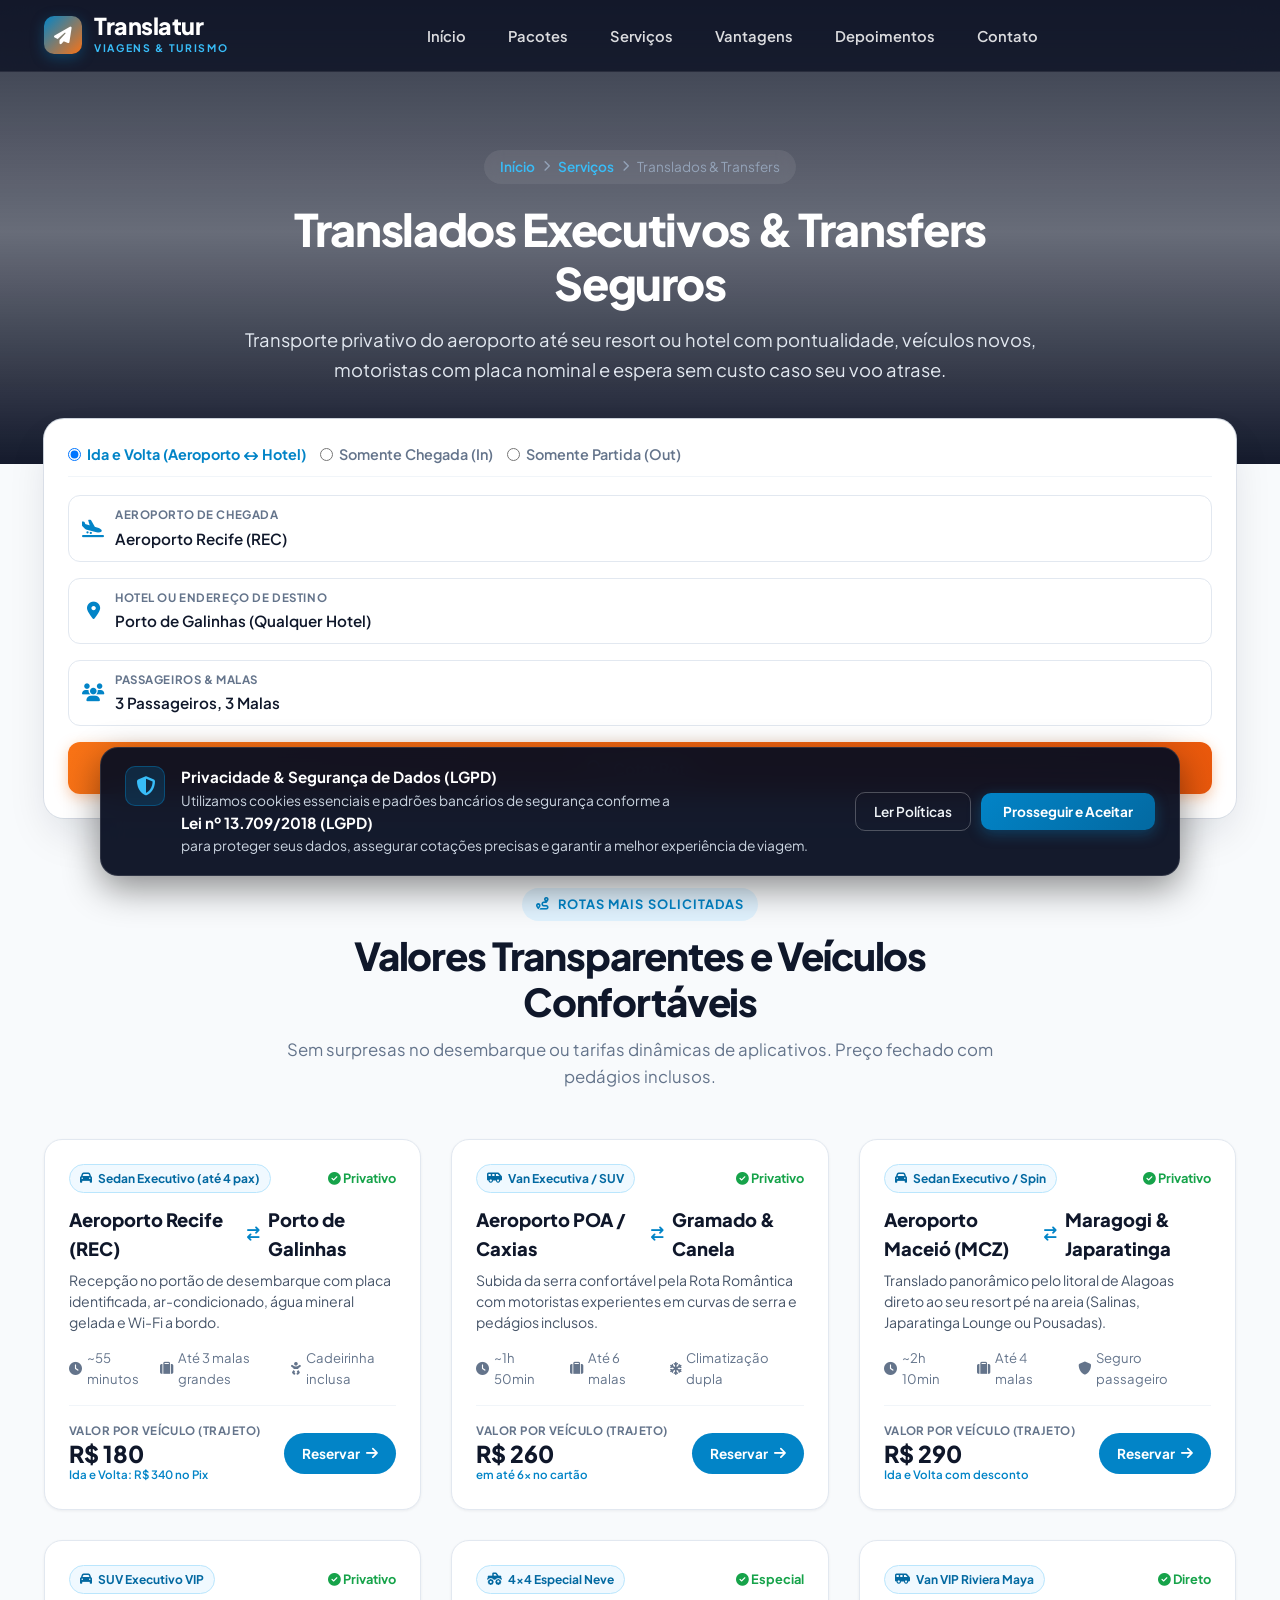
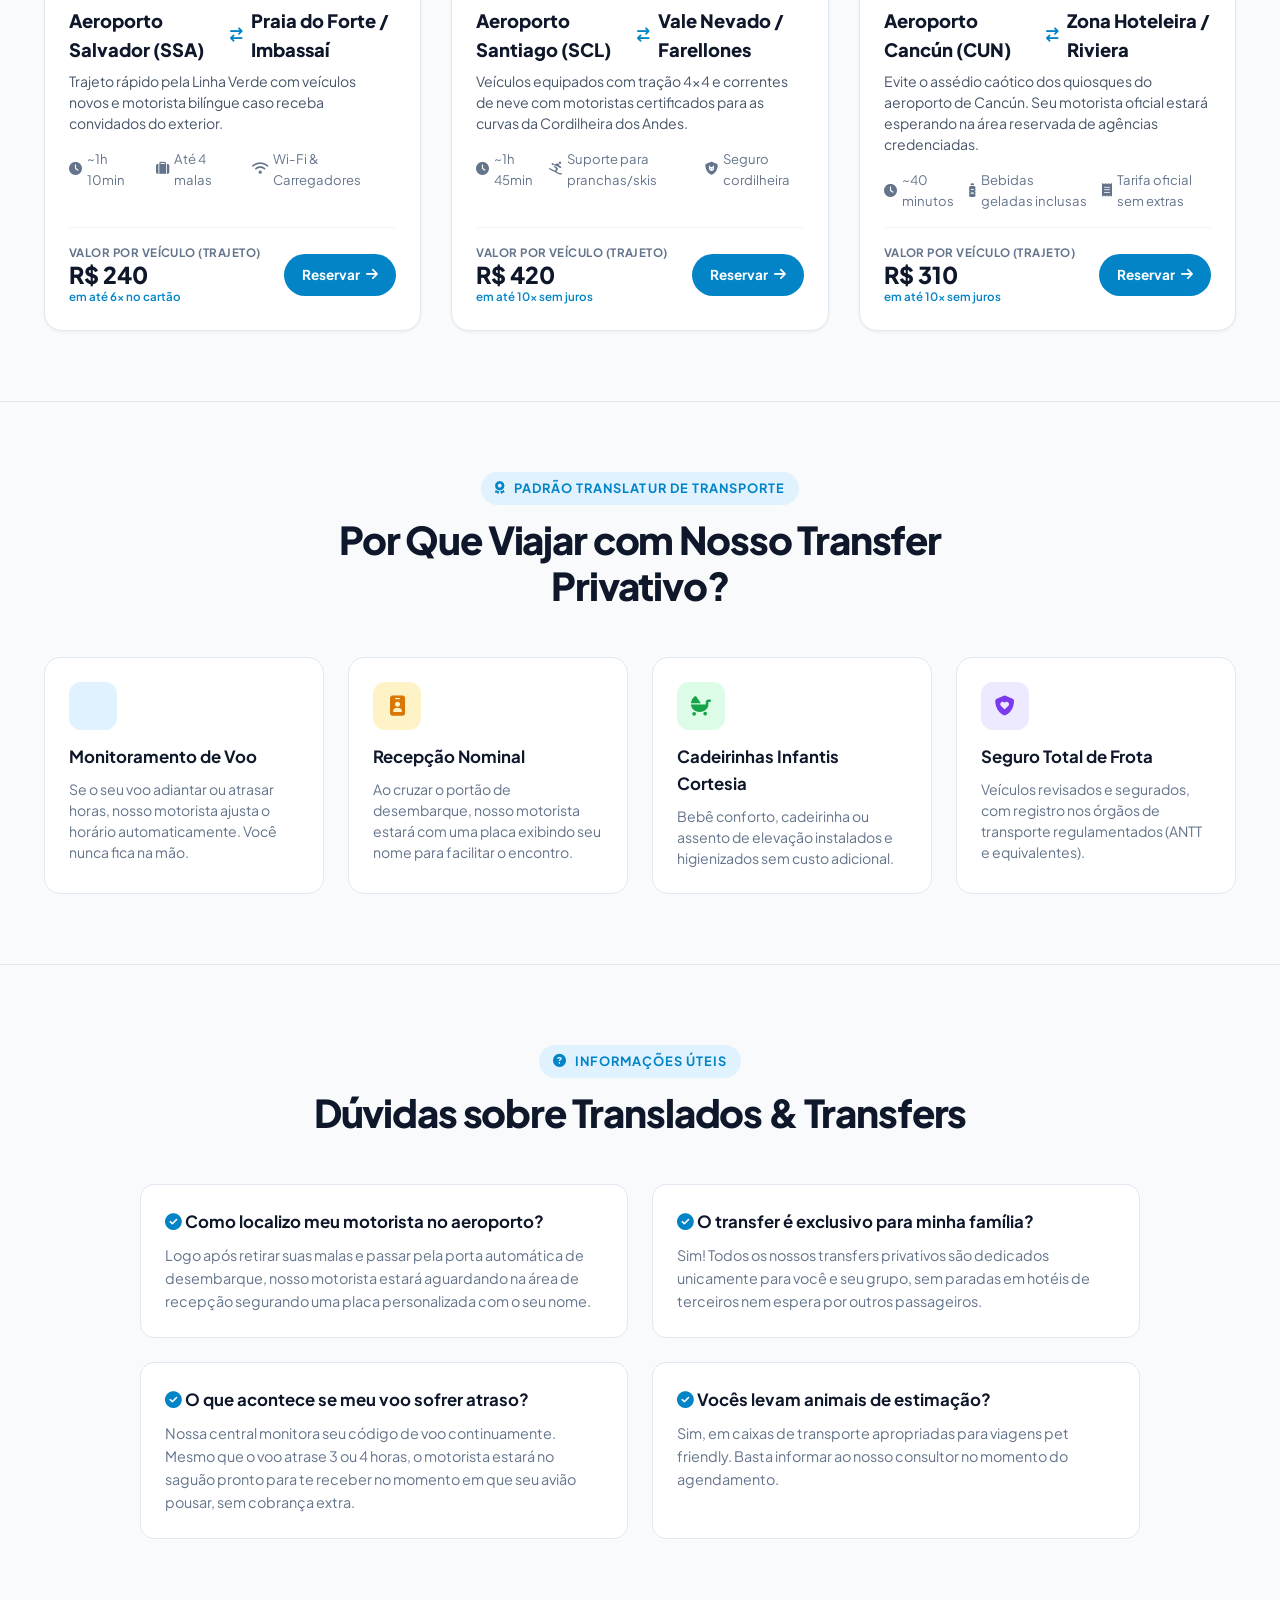
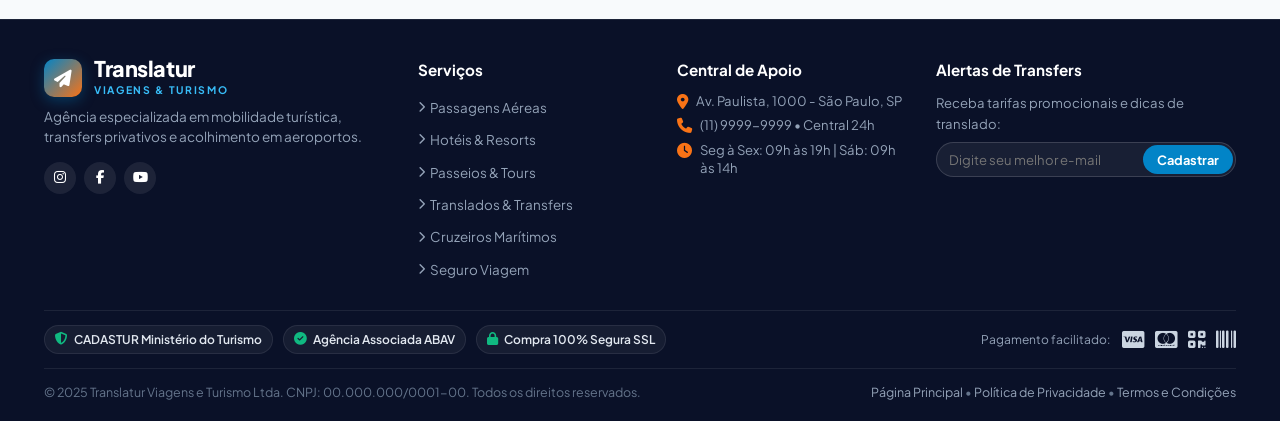
<file: transfers.html>
<!DOCTYPE html>
<html lang="pt-BR">
<head>
  <meta charset="UTF-8" />
  <meta name="viewport" content="width=device-width, initial-scale=1.0" />
  <meta http-equiv="X-Content-Type-Options" content="nosniff" />
  <meta name="referrer" content="strict-origin-when-cross-origin" />
  <title>Translados & Transfers Executivos • Translatur Viagens</title>
  <meta name="description" content="Transporte privativo do aeroporto ao hotel com pontualidade britânica, monitoramento de voos, cadeirinhas infantis inclusas e parcelamento em 12x." />
  
  <link rel="icon" type="image/svg+xml" href="data:image/svg+xml,<svg xmlns='http://www.w3.org/2000/svg' viewBox='0 0 24 24' fill='%230284c7'><path d='M21 16v-2l-8-5V3.5c0-.83-.67-1.5-1.5-1.5S10 2.67 10 3.5V9l-8 5v2l8-2.5V19l-2 1.5V22l3.5-1 3.5 1v-1.5L13 19v-5.5l8 2.5z'/></svg>" />

  <!-- Google Fonts -->
  <link rel="preconnect" href="https://fonts.googleapis.com">
  <link rel="preconnect" href="https://fonts.gstatic.com" crossorigin>
  <link href="https://fonts.googleapis.com/css2?family=Playfair+Display:ital,wght@0,600;1,500&family=Plus+Jakarta+Sans:wght@300;400;500;600;700;800&display=swap" rel="stylesheet">

  <!-- Font Awesome Icons -->
  <link rel="stylesheet" href="https://cdnjs.cloudflare.com/ajax/libs/font-awesome/6.5.1/css/all.min.css" />

  <!-- Estilos Modulares -->
  <link rel="stylesheet" href="styles/main.css">
  <link rel="stylesheet" href="styles/header.css">
  <link rel="stylesheet" href="styles/search.css">
  <link rel="stylesheet" href="styles/subpages.css">
  <link rel="stylesheet" href="styles/footer.css">
</head>
<body>

  <!-- Cabeçalho / Navegação -->
  <header id="header">
    <div class="container">
      <a href="index.html" class="logo">
        <div class="logo-icon"><i class="fas fa-paper-plane"></i></div>
        <div class="logo-text">
          <h1>Translatur</h1>
          <span>Viagens & Turismo</span>
        </div>
      </a>

      <nav>
        <ul class="nav-links">
          <li><a href="index.html">Início</a></li>
          <li><a href="index.html#destinations-deals">Pacotes</a></li>
          <li><a href="index.html#services" class="active">Serviços</a></li>
          <li><a href="index.html#why-us">Vantagens</a></li>
          <li><a href="index.html#testimonials">Depoimentos</a></li>
          <li><a href="#footer">Contato</a></li>
        </ul>
      </nav>

      <div class="header-actions">
        <button class="hamburger" aria-label="Abrir Menu">
          <span class="bar"></span>
          <span class="bar"></span>
          <span class="bar"></span>
        </button>
      </div>
    </div>
  </header>

  <div class="nav-backdrop"></div>

  <!-- Hero da Subpágina -->
  <section class="subpage-hero hero-transfers">
    <div class="container">
      <div class="subpage-hero-content">
        <div class="breadcrumb-nav">
          <a href="index.html">Início</a> <i class="fas fa-chevron-right" style="font-size: 0.7rem;"></i>
          <a href="index.html#services">Serviços</a> <i class="fas fa-chevron-right" style="font-size: 0.7rem;"></i>
          <span>Translados & Transfers</span>
        </div>
        <h1>Translados Executivos & <span class="highlight">Transfers Seguros</span></h1>
        <p>
          Transporte privativo do aeroporto até seu resort ou hotel com pontualidade, veículos novos, motoristas com placa nominal e espera sem custo caso seu voo atrase.
        </p>
      </div>
    </div>
  </section>

  <!-- Filtro Dedicado de Transfers -->
  <section style="padding: 0 0 50px 0;">
    <div class="container">
      <div class="subpage-filter-card">
        <div style="display: flex; gap: 14px; margin-bottom: 18px; border-bottom: 1px solid #f1f5f9; padding-bottom: 10px; flex-wrap: wrap;">
          <label style="display: flex; align-items: center; gap: 6px; font-weight: 700; color: #0284c7; cursor: pointer; font-size: 0.9rem;">
            <input type="radio" name="transfer-trip" checked> Ida e Volta (Aeroporto ↔ Hotel)
          </label>
          <label style="display: flex; align-items: center; gap: 6px; font-weight: 600; color: #64748b; cursor: pointer; font-size: 0.9rem;">
            <input type="radio" name="transfer-trip"> Somente Chegada (In)
          </label>
          <label style="display: flex; align-items: center; gap: 6px; font-weight: 600; color: #64748b; cursor: pointer; font-size: 0.9rem;">
            <input type="radio" name="transfer-trip"> Somente Partida (Out)
          </label>
        </div>

        <div class="subpage-filter-grid">
          <div class="search-field">
            <div class="field-box">
              <div class="field-icon"><i class="fas fa-plane-arrival"></i></div>
              <div class="field-info">
                <label>Aeroporto de Chegada</label>
                <input type="text" placeholder="Ex: Recife (REC), Maceió (MCZ)..." value="Aeroporto Recife (REC)">
              </div>
            </div>
          </div>

          <div class="search-field">
            <div class="field-box">
              <div class="field-icon"><i class="fas fa-location-dot"></i></div>
              <div class="field-info">
                <label>Hotel ou Endereço de Destino</label>
                <input type="text" placeholder="Nome do Resort ou Cidade" value="Porto de Galinhas (Qualquer Hotel)">
              </div>
            </div>
          </div>

          <div class="search-field">
            <div class="field-box">
              <div class="field-icon"><i class="fas fa-users"></i></div>
              <div class="field-info">
                <label>Passageiros & Malas</label>
                <input type="text" value="3 Passageiros, 3 Malas" readonly>
              </div>
            </div>
          </div>

          <button class="search-submit-btn" style="height: 52px; padding: 0 28px;">
            <i class="fas fa-magnifying-glass"></i>
            <span>Cotar Rota</span>
          </button>
        </div>
      </div>
    </div>
  </section>

  <!-- Rotas Populares de Transfers -->
  <section style="padding: 20px 0 70px 0;">
    <div class="container">
      <div class="section-header">
        <span class="section-tag"><i class="fas fa-route"></i> Rotas Mais Solicitadas</span>
        <h2 class="section-title">Valores Transparentes e Veículos Confortáveis</h2>
        <p class="section-subtitle">Sem surpresas no desembarque ou tarifas dinâmicas de aplicativos. Preço fechado com pedágios inclusos.</p>
      </div>

      <div class="items-showcase-grid">

        <!-- Rota 1 -->
        <div class="transfer-route-card">
          <div style="display: flex; justify-content: space-between; align-items: center;">
            <span class="transfer-vehicle-badge"><i class="fas fa-car"></i> Sedan Executivo (até 4 pax)</span>
            <span style="font-size: 0.8rem; font-weight: 700; color: #16a34a;"><i class="fas fa-circle-check"></i> Privativo</span>
          </div>
          <h3 class="transfer-route-title">
            <span>Aeroporto Recife (REC)</span>
            <i class="fas fa-arrow-right-arrow-left" style="color: #0284c7; font-size: 0.9rem;"></i>
            <span>Porto de Galinhas</span>
          </h3>
          <p class="subpage-desc">Recepção no portão de desembarque com placa identificada, ar-condicionado, água mineral gelada e Wi-Fi a bordo.</p>
          <div class="transfer-specs">
            <span><i class="fas fa-clock"></i> ~55 minutos</span>
            <span><i class="fas fa-suitcase"></i> Até 3 malas grandes</span>
            <span><i class="fas fa-baby"></i> Cadeirinha inclusa</span>
          </div>
          <div class="subpage-card-footer">
            <div class="subpage-price-meta">
              <span class="label">Valor por veículo (trajeto)</span>
              <span class="val">R$ 180</span>
              <span class="sub">Ida e Volta: R$ 340 no Pix</span>
            </div>
            <a href="https://wa.me/5511999999999?text=Ol%C3%A1!%20Gostaria%20de%20reservar%20transfer%20Recife%20para%20Porto%20de%20Galinhas." target="_blank" rel="noopener noreferrer" class="btn-subpage-book">
              Reservar <i class="fas fa-arrow-right"></i>
            </a>
          </div>
        </div>

        <!-- Rota 2 -->
        <div class="transfer-route-card">
          <div style="display: flex; justify-content: space-between; align-items: center;">
            <span class="transfer-vehicle-badge"><i class="fas fa-van-shuttle"></i> Van Executiva / SUV</span>
            <span style="font-size: 0.8rem; font-weight: 700; color: #16a34a;"><i class="fas fa-circle-check"></i> Privativo</span>
          </div>
          <h3 class="transfer-route-title">
            <span>Aeroporto POA / Caxias</span>
            <i class="fas fa-arrow-right-arrow-left" style="color: #0284c7; font-size: 0.9rem;"></i>
            <span>Gramado & Canela</span>
          </h3>
          <p class="subpage-desc">Subida da serra confortável pela Rota Romântica com motoristas experientes em curvas de serra e pedágios inclusos.</p>
          <div class="transfer-specs">
            <span><i class="fas fa-clock"></i> ~1h 50min</span>
            <span><i class="fas fa-suitcase"></i> Até 6 malas</span>
            <span><i class="fas fa-snowflake"></i> Climatização dupla</span>
          </div>
          <div class="subpage-card-footer">
            <div class="subpage-price-meta">
              <span class="label">Valor por veículo (trajeto)</span>
              <span class="val">R$ 260</span>
              <span class="sub">em até 6x no cartão</span>
            </div>
            <a href="https://wa.me/5511999999999?text=Ol%C3%A1!%20Gostaria%20de%20reservar%20transfer%20POA%20para%20Gramado." target="_blank" rel="noopener noreferrer" class="btn-subpage-book">
              Reservar <i class="fas fa-arrow-right"></i>
            </a>
          </div>
        </div>

        <!-- Rota 3 -->
        <div class="transfer-route-card">
          <div style="display: flex; justify-content: space-between; align-items: center;">
            <span class="transfer-vehicle-badge"><i class="fas fa-car"></i> Sedan Executivo / Spin</span>
            <span style="font-size: 0.8rem; font-weight: 700; color: #16a34a;"><i class="fas fa-circle-check"></i> Privativo</span>
          </div>
          <h3 class="transfer-route-title">
            <span>Aeroporto Maceió (MCZ)</span>
            <i class="fas fa-arrow-right-arrow-left" style="color: #0284c7; font-size: 0.9rem;"></i>
            <span>Maragogi & Japaratinga</span>
          </h3>
          <p class="subpage-desc">Translado panorâmico pelo litoral de Alagoas direto ao seu resort pé na areia (Salinas, Japaratinga Lounge ou Pousadas).</p>
          <div class="transfer-specs">
            <span><i class="fas fa-clock"></i> ~2h 10min</span>
            <span><i class="fas fa-suitcase"></i> Até 4 malas</span>
            <span><i class="fas fa-shield"></i> Seguro passageiro</span>
          </div>
          <div class="subpage-card-footer">
            <div class="subpage-price-meta">
              <span class="label">Valor por veículo (trajeto)</span>
              <span class="val">R$ 290</span>
              <span class="sub">Ida e Volta com desconto</span>
            </div>
            <a href="https://wa.me/5511999999999?text=Ol%C3%A1!%20Gostaria%20de%20reservar%20transfer%20Macei%C3%B3%20para%20Maragogi." target="_blank" rel="noopener noreferrer" class="btn-subpage-book">
              Reservar <i class="fas fa-arrow-right"></i>
            </a>
          </div>
        </div>

        <!-- Rota 4 -->
        <div class="transfer-route-card">
          <div style="display: flex; justify-content: space-between; align-items: center;">
            <span class="transfer-vehicle-badge"><i class="fas fa-car"></i> SUV Executivo VIP</span>
            <span style="font-size: 0.8rem; font-weight: 700; color: #16a34a;"><i class="fas fa-circle-check"></i> Privativo</span>
          </div>
          <h3 class="transfer-route-title">
            <span>Aeroporto Salvador (SSA)</span>
            <i class="fas fa-arrow-right-arrow-left" style="color: #0284c7; font-size: 0.9rem;"></i>
            <span>Praia do Forte / Imbassaí</span>
          </h3>
          <p class="subpage-desc">Trajeto rápido pela Linha Verde com veículos novos e motorista bilíngue caso receba convidados do exterior.</p>
          <div class="transfer-specs">
            <span><i class="fas fa-clock"></i> ~1h 10min</span>
            <span><i class="fas fa-suitcase"></i> Até 4 malas</span>
            <span><i class="fas fa-wifi"></i> Wi-Fi & Carregadores</span>
          </div>
          <div class="subpage-card-footer">
            <div class="subpage-price-meta">
              <span class="label">Valor por veículo (trajeto)</span>
              <span class="val">R$ 240</span>
              <span class="sub">em até 6x no cartão</span>
            </div>
            <a href="https://wa.me/5511999999999?text=Ol%C3%A1!%20Gostaria%20de%20reservar%20transfer%20Salvador%20para%20Praia%20do%20Forte." target="_blank" rel="noopener noreferrer" class="btn-subpage-book">
              Reservar <i class="fas fa-arrow-right"></i>
            </a>
          </div>
        </div>

        <!-- Rota 5 -->
        <div class="transfer-route-card">
          <div style="display: flex; justify-content: space-between; align-items: center;">
            <span class="transfer-vehicle-badge"><i class="fas fa-truck-monster"></i> 4x4 Especial Neve</span>
            <span style="font-size: 0.8rem; font-weight: 700; color: #16a34a;"><i class="fas fa-circle-check"></i> Especial</span>
          </div>
          <h3 class="transfer-route-title">
            <span>Aeroporto Santiago (SCL)</span>
            <i class="fas fa-arrow-right-arrow-left" style="color: #0284c7; font-size: 0.9rem;"></i>
            <span>Vale Nevado / Farellones</span>
          </h3>
          <p class="subpage-desc">Veículos equipados com tração 4x4 e correntes de neve com motoristas certificados para as curvas da Cordilheira dos Andes.</p>
          <div class="transfer-specs">
            <span><i class="fas fa-clock"></i> ~1h 45min</span>
            <span><i class="fas fa-person-skiing"></i> Suporte para pranchas/skis</span>
            <span><i class="fas fa-shield-cat"></i> Seguro cordilheira</span>
          </div>
          <div class="subpage-card-footer">
            <div class="subpage-price-meta">
              <span class="label">Valor por veículo (trajeto)</span>
              <span class="val">R$ 420</span>
              <span class="sub">em até 10x sem juros</span>
            </div>
            <a href="https://wa.me/5511999999999?text=Ol%C3%A1!%20Gostaria%20de%20reservar%20transfer%20em%20Santiago%20para%20o%20Vale%20Nevado." target="_blank" rel="noopener noreferrer" class="btn-subpage-book">
              Reservar <i class="fas fa-arrow-right"></i>
            </a>
          </div>
        </div>

        <!-- Rota 6 -->
        <div class="transfer-route-card">
          <div style="display: flex; justify-content: space-between; align-items: center;">
            <span class="transfer-vehicle-badge"><i class="fas fa-van-shuttle"></i> Van VIP Riviera Maya</span>
            <span style="font-size: 0.8rem; font-weight: 700; color: #16a34a;"><i class="fas fa-circle-check"></i> Direto</span>
          </div>
          <h3 class="transfer-route-title">
            <span>Aeroporto Cancún (CUN)</span>
            <i class="fas fa-arrow-right-arrow-left" style="color: #0284c7; font-size: 0.9rem;"></i>
            <span>Zona Hoteleira / Riviera</span>
          </h3>
          <p class="subpage-desc">Evite o assédio caótico dos quiosques do aeroporto de Cancún. Seu motorista oficial estará esperando na área reservada de agências credenciadas.</p>
          <div class="transfer-specs">
            <span><i class="fas fa-clock"></i> ~40 minutos</span>
            <span><i class="fas fa-bottle-water"></i> Bebidas geladas inclusas</span>
            <span><i class="fas fa-receipt"></i> Tarifa oficial sem extras</span>
          </div>
          <div class="subpage-card-footer">
            <div class="subpage-price-meta">
              <span class="label">Valor por veículo (trajeto)</span>
              <span class="val">R$ 310</span>
              <span class="sub">em até 10x sem juros</span>
            </div>
            <a href="https://wa.me/5511999999999?text=Ol%C3%A1!%20Gostaria%20de%20reservar%20transfer%20em%20Canc%C3%BAn." target="_blank" rel="noopener noreferrer" class="btn-subpage-book">
              Reservar <i class="fas fa-arrow-right"></i>
            </a>
          </div>
        </div>

      </div>
    </div>
  </section>

  <!-- Padrões de Segurança dos Transfers -->
  <section style="background-color: #f8fafc; padding: 70px 0; border-top: 1px solid #e2e8f0; border-bottom: 1px solid #e2e8f0;">
    <div class="container">
      <div class="section-header">
        <span class="section-tag"><i class="fas fa-award"></i> Padrão Translatur de Transporte</span>
        <h2 class="section-title">Por Que Viajar com Nosso Transfer Privativo?</h2>
      </div>

      <div style="display: grid; grid-template-columns: repeat(auto-fit, minmax(240px, 1fr)); gap: 24px;">
        <div style="background: #ffffff; padding: 24px; border-radius: 16px; border: 1px solid #e2e8f0;">
          <div style="width: 48px; height: 48px; border-radius: 12px; background: #e0f2fe; color: #0284c7; display: flex; align-items: center; justify-content: center; font-size: 1.25rem; margin-bottom: 14px;">
            <i class="fas fa-radar"></i>
          </div>
          <h4 style="font-size: 1.05rem; font-weight: 700; color: #0f172a; margin-bottom: 8px;">Monitoramento de Voo</h4>
          <p style="font-size: 0.88rem; color: #64748b; line-height: 1.5;">Se o seu voo adiantar ou atrasar horas, nosso motorista ajusta o horário automaticamente. Você nunca fica na mão.</p>
        </div>

        <div style="background: #ffffff; padding: 24px; border-radius: 16px; border: 1px solid #e2e8f0;">
          <div style="width: 48px; height: 48px; border-radius: 12px; background: #fef3c7; color: #d97706; display: flex; align-items: center; justify-content: center; font-size: 1.25rem; margin-bottom: 14px;">
            <i class="fas fa-id-badge"></i>
          </div>
          <h4 style="font-size: 1.05rem; font-weight: 700; color: #0f172a; margin-bottom: 8px;">Recepção Nominal</h4>
          <p style="font-size: 0.88rem; color: #64748b; line-height: 1.5;">Ao cruzar o portão de desembarque, nosso motorista estará com uma placa exibindo seu nome para facilitar o encontro.</p>
        </div>

        <div style="background: #ffffff; padding: 24px; border-radius: 16px; border: 1px solid #e2e8f0;">
          <div style="width: 48px; height: 48px; border-radius: 12px; background: #dcfce7; color: #16a34a; display: flex; align-items: center; justify-content: center; font-size: 1.25rem; margin-bottom: 14px;">
            <i class="fas fa-baby-carriage"></i>
          </div>
          <h4 style="font-size: 1.05rem; font-weight: 700; color: #0f172a; margin-bottom: 8px;">Cadeirinhas Infantis Cortesia</h4>
          <p style="font-size: 0.88rem; color: #64748b; line-height: 1.5;">Bebê conforto, cadeirinha ou assento de elevação instalados e higienizados sem custo adicional.</p>
        </div>

        <div style="background: #ffffff; padding: 24px; border-radius: 16px; border: 1px solid #e2e8f0;">
          <div style="width: 48px; height: 48px; border-radius: 12px; background: #ede9fe; color: #7c3aed; display: flex; align-items: center; justify-content: center; font-size: 1.25rem; margin-bottom: 14px;">
            <i class="fas fa-shield-heart"></i>
          </div>
          <h4 style="font-size: 1.05rem; font-weight: 700; color: #0f172a; margin-bottom: 8px;">Seguro Total de Frota</h4>
          <p style="font-size: 0.88rem; color: #64748b; line-height: 1.5;">Veículos revisados e segurados, com registro nos órgãos de transporte regulamentados (ANTT e equivalentes).</p>
        </div>
      </div>
    </div>
  </section>

  <!-- Dúvidas Frequentes -->
  <section class="faq-section">
    <div class="container">
      <div class="section-header">
        <span class="section-tag"><i class="fas fa-circle-question"></i> Informações Úteis</span>
        <h2 class="section-title">Dúvidas sobre Translados & Transfers</h2>
      </div>

      <div class="faq-grid">
        <div class="faq-item">
          <h4><i class="fas fa-check-circle" style="color: #0284c7;"></i> Como localizo meu motorista no aeroporto?</h4>
          <p>Logo após retirar suas malas e passar pela porta automática de desembarque, nosso motorista estará aguardando na área de recepção segurando uma placa personalizada com o seu nome.</p>
        </div>

        <div class="faq-item">
          <h4><i class="fas fa-check-circle" style="color: #0284c7;"></i> O transfer é exclusivo para minha família?</h4>
          <p>Sim! Todos os nossos transfers privativos são dedicados unicamente para você e seu grupo, sem paradas em hotéis de terceiros nem espera por outros passageiros.</p>
        </div>

        <div class="faq-item">
          <h4><i class="fas fa-check-circle" style="color: #0284c7;"></i> O que acontece se meu voo sofrer atraso?</h4>
          <p>Nossa central monitora seu código de voo continuamente. Mesmo que o voo atrase 3 ou 4 horas, o motorista estará no saguão pronto para te receber no momento em que seu avião pousar, sem cobrança extra.</p>
        </div>

        <div class="faq-item">
          <h4><i class="fas fa-check-circle" style="color: #0284c7;"></i> Vocês levam animais de estimação?</h4>
          <p>Sim, em caixas de transporte apropriadas para viagens pet friendly. Basta informar ao nosso consultor no momento do agendamento.</p>
        </div>
      </div>
    </div>
  </section>

  <!-- Rodapé Compacto -->
  <footer id="footer">
    <div class="container">
      <div class="footer-top-grid">
        <div class="footer-brand">
          <div class="logo">
            <div class="logo-icon"><i class="fas fa-paper-plane"></i></div>
            <div class="logo-text">
              <h1 style="color: #fff; font-size: 1.35rem;">Translatur</h1>
              <span>Viagens & Turismo</span>
            </div>
          </div>
          <p>Agência especializada em mobilidade turística, transfers privativos e acolhimento em aeroportos.</p>
          <div class="footer-social-links">
            <a href="#" aria-label="Instagram"><i class="fab fa-instagram"></i></a>
            <a href="#" aria-label="Facebook"><i class="fab fa-facebook-f"></i></a>
            <a href="#" aria-label="YouTube"><i class="fab fa-youtube"></i></a>
          </div>
        </div>

        <div class="footer-links-col">
          <h4>Serviços</h4>
          <ul>
            <li><a href="passagens.html"><i class="fas fa-chevron-right" style="font-size: 0.7rem;"></i> Passagens Aéreas</a></li>
            <li><a href="hospedagens.html"><i class="fas fa-chevron-right" style="font-size: 0.7rem;"></i> Hotéis & Resorts</a></li>
            <li><a href="passeios.html"><i class="fas fa-chevron-right" style="font-size: 0.7rem;"></i> Passeios & Tours</a></li>
            <li><a href="transfers.html"><i class="fas fa-chevron-right" style="font-size: 0.7rem;"></i> Translados & Transfers</a></li>
            <li><a href="cruzeiros.html"><i class="fas fa-chevron-right" style="font-size: 0.7rem;"></i> Cruzeiros Marítimos</a></li>
            <li><a href="seguro-viagem.html"><i class="fas fa-chevron-right" style="font-size: 0.7rem;"></i> Seguro Viagem</a></li>
          </ul>
        </div>

        <div class="footer-links-col">
          <h4>Central de Apoio</h4>
          <ul class="footer-contact-info">
            <li><i class="fas fa-location-dot"></i> <span>Av. Paulista, 1000 - São Paulo, SP</span></li>
            <li><i class="fas fa-phone"></i> <span>(11) 9999-9999 • Central 24h</span></li>
            <li><i class="fas fa-clock"></i> <span>Seg à Sex: 09h às 19h | Sáb: 09h às 14h</span></li>
          </ul>
        </div>

        <div class="footer-newsletter">
          <h4>Alertas de Transfers</h4>
          <p>Receba tarifas promocionais e dicas de translado:</p>
          <form class="newsletter-form">
            <input type="email" placeholder="Digite seu melhor e-mail" required>
            <button type="submit">Cadastrar</button>
          </form>
        </div>
      </div>

      <div class="footer-badges-bar">
        <div class="agency-seals">
          <span class="seal-pill"><i class="fas fa-shield-halved"></i> CADASTUR Ministério do Turismo</span>
          <span class="seal-pill"><i class="fas fa-check-circle"></i> Agência Associada ABAV</span>
          <span class="seal-pill"><i class="fas fa-lock"></i> Compra 100% Segura SSL</span>
        </div>
        <div class="payment-methods">
          <span class="payment-label">Pagamento facilitado:</span>
          <i class="fab fa-cc-visa" title="Visa"></i>
          <i class="fab fa-cc-mastercard" title="Mastercard"></i>
          <i class="fas fa-qrcode" title="Pix com desconto"></i>
          <i class="fas fa-barcode" title="Boleto Parcelado"></i>
        </div>
      </div>

      <div class="footer-bottom-bar">
        <p>&copy; 2025 Translatur Viagens e Turismo Ltda. CNPJ: 00.000.000/0001-00. Todos os direitos reservados.</p>
        <div>
          <a href="index.html">Página Principal</a> &bull; 
          <a href="#">Política de Privacidade</a> &bull; 
          <a href="#">Termos e Condições</a>
        </div>
      </div>
    </div>
  </footer>

  <!-- Script Principal para Navegação e Mobile Menu -->
  <script type="module" src="scripts/main.js"></script>
</body>
</html>
</file>
<file: styles/main.css>
/* ==========================================================================
   Translatur - Design System & Base Styles
   Design moderno, autêntico e focado em conversão para viagens
   ========================================================================== */

@import url('https://fonts.googleapis.com/css2?family=Plus+Jakarta+Sans:wght@300;400;500;600;700;800&family=Playfair+Display:ital,wght@0,600;1,500&display=swap');

:root {
  /* Paleta de Cores de Mercado (Hospitalidade & Turismo) */
  --color-primary: #0a1128;
  --color-primary-light: #1c274c;
  --color-brand: #0284c7;
  --color-brand-hover: #0369a1;
  --color-brand-subtle: #e0f2fe;
  
  --color-accent: #f97316;
  --color-accent-hover: #ea580c;
  --color-accent-subtle: #ffedd5;
  
  --color-success: #10b981;
  --color-warning: #f59e0b;
  --color-whatsapp: #25d366;
  --color-whatsapp-hover: #20ba59;
  
  /* Textos & Neutros */
  --text-heading: #0f172a;
  --text-body: #334155;
  --text-muted: #64748b;
  --text-light: #ffffff;
  
  /* Superfícies & Fundos */
  --bg-canvas: #f8fafc;
  --bg-surface: #ffffff;
  --bg-subtle: #f1f5f9;
  --bg-dark: #0a1128;
  
  /* Bordas */
  --border-subtle: #e2e8f0;
  --border-strong: #cbd5e1;
  --border-focus: #38bdf8;
  
  /* Sombras */
  --shadow-sm: 0 1px 3px rgba(15, 23, 42, 0.06);
  --shadow-md: 0 6px 20px -3px rgba(15, 23, 42, 0.08), 0 2px 6px -1px rgba(15, 23, 42, 0.04);
  --shadow-lg: 0 20px 30px -6px rgba(15, 23, 42, 0.1), 0 8px 12px -4px rgba(15, 23, 42, 0.05);
  --shadow-xl: 0 25px 50px -12px rgba(15, 23, 42, 0.2);
  
  /* Bordas arredondadas */
  --radius-sm: 8px;
  --radius-md: 14px;
  --radius-lg: 20px;
  --radius-full: 9999px;
  
  /* Transições suaves */
  --transition: all 0.25s cubic-bezier(0.16, 1, 0.3, 1);
}

/* Reset básico */
*, *::before, *::after {
  margin: 0;
  padding: 0;
  box-sizing: border-box;
}

html {
  scroll-behavior: smooth;
  font-size: 16px;
  -webkit-font-smoothing: antialiased;
  -moz-osx-font-smoothing: grayscale;
  overflow-x: hidden;
  max-width: 100%;
}

body {
  font-family: 'Plus Jakarta Sans', -apple-system, BlinkMacSystemFont, 'Segoe UI', Roboto, sans-serif;
  line-height: 1.6;
  color: var(--text-body);
  background-color: var(--bg-canvas);
  overflow-x: hidden;
  max-width: 100%;
}

.container {
  width: 100%;
  max-width: 1240px;
  margin: 0 auto;
  padding: 0 24px;
}

a {
  text-decoration: none;
  color: inherit;
  transition: var(--transition);
}

ul {
  list-style: none;
}

img {
  max-width: 100%;
  height: auto;
  display: block;
}

button, input, select, textarea {
  font-family: inherit;
}

/* ==========================================================================
   Tipografia e Títulos de Seção (Sem traço genérico de template)
   ========================================================================== */
.section-header {
  text-align: center;
  max-width: 720px;
  margin: 0 auto 3rem auto;
}

.section-tag {
  display: inline-flex;
  align-items: center;
  gap: 8px;
  padding: 6px 14px;
  background-color: var(--color-brand-subtle);
  color: var(--color-brand);
  font-size: 0.8rem;
  font-weight: 700;
  letter-spacing: 0.08em;
  text-transform: uppercase;
  border-radius: var(--radius-full);
  margin-bottom: 12px;
}

.section-title {
  font-size: 2.4rem;
  font-weight: 800;
  color: var(--text-heading);
  letter-spacing: -0.03em;
  line-height: 1.2;
  margin-bottom: 12px;
}

.section-subtitle {
  font-size: 1.05rem;
  color: var(--text-muted);
  line-height: 1.6;
}

section {
  padding: 90px 0;
}

/* ==========================================================================
   Botões Profissionais
   ========================================================================== */
.btn-primary {
  display: inline-flex;
  align-items: center;
  justify-content: center;
  gap: 10px;
  background: linear-gradient(135deg, var(--color-accent) 0%, #ea580c 100%);
  color: var(--text-light);
  padding: 14px 28px;
  border-radius: var(--radius-full);
  font-weight: 700;
  font-size: 0.98rem;
  border: none;
  cursor: pointer;
  box-shadow: 0 4px 14px rgba(249, 115, 22, 0.35);
  transition: var(--transition);
}

.btn-primary:hover {
  transform: translateY(-2px);
  box-shadow: 0 8px 22px rgba(249, 115, 22, 0.45);
  background: linear-gradient(135deg, #fb923c 0%, #ea580c 100%);
}

.btn-secondary {
  display: inline-flex;
  align-items: center;
  justify-content: center;
  gap: 8px;
  background-color: var(--bg-surface);
  color: var(--text-heading);
  border: 1px solid var(--border-subtle);
  padding: 12px 24px;
  border-radius: var(--radius-full);
  font-weight: 600;
  font-size: 0.95rem;
  cursor: pointer;
  transition: var(--transition);
}

.btn-secondary:hover {
  background-color: var(--bg-subtle);
  border-color: var(--border-strong);
  color: var(--color-brand);
}

.btn-whatsapp {
  display: inline-flex;
  align-items: center;
  justify-content: center;
  gap: 8px;
  background-color: var(--color-whatsapp);
  color: #ffffff;
  padding: 12px 22px;
  border-radius: var(--radius-full);
  font-weight: 700;
  font-size: 0.92rem;
  border: none;
  cursor: pointer;
  transition: var(--transition);
  box-shadow: 0 4px 12px rgba(37, 211, 102, 0.3);
}

.btn-whatsapp:hover {
  background-color: var(--color-whatsapp-hover);
  transform: translateY(-2px);
  box-shadow: 0 6px 18px rgba(37, 211, 102, 0.4);
}

/* ==========================================================================
   Badges e Tags de Destaque
   ========================================================================== */
.badge {
  display: inline-flex;
  align-items: center;
  gap: 6px;
  padding: 4px 10px;
  border-radius: var(--radius-full);
  font-size: 0.78rem;
  font-weight: 700;
}

.badge-featured {
  background-color: #fef3c7;
  color: #b45309;
}

.badge-promo {
  background-color: #fee2e2;
  color: #b91c1c;
}

.badge-exclusive {
  background-color: #ede9fe;
  color: #6d28d9;
}

/* ==========================================================================
   Botão Flutuante de Atendimento WhatsApp
   ========================================================================== */
.floating-whatsapp {
  position: fixed;
  bottom: 24px;
  right: 24px;
  z-index: 999;
  display: flex;
  align-items: center;
  gap: 10px;
  background-color: var(--color-whatsapp);
  color: #ffffff;
  padding: 12px 20px;
  border-radius: var(--radius-full);
  box-shadow: 0 8px 24px rgba(37, 211, 102, 0.45);
  font-weight: 700;
  font-size: 0.95rem;
  transition: var(--transition);
  animation: pulseFloat 3s infinite;
}

.floating-whatsapp i {
  font-size: 1.4rem;
}

.floating-whatsapp:hover {
  background-color: var(--color-whatsapp-hover);
  transform: translateY(-4px) scale(1.03);
  box-shadow: 0 12px 30px rgba(37, 211, 102, 0.6);
}

@keyframes pulseFloat {
  0%, 100% {
    box-shadow: 0 8px 24px rgba(37, 211, 102, 0.45);
  }
  50% {
    box-shadow: 0 12px 32px rgba(37, 211, 102, 0.75);
  }
}

/* ==========================================================================
   Modal Genérico de Pacotes e Orçamento
   ========================================================================== */
.modal-overlay {
  position: fixed;
  top: 0;
  left: 0;
  width: 100%;
  height: 100%;
  background-color: rgba(10, 17, 40, 0.7);
  backdrop-filter: blur(8px);
  z-index: 2000;
  display: flex;
  justify-content: center;
  align-items: center;
  padding: 20px;
  opacity: 0;
  pointer-events: none;
  transition: opacity 0.3s ease;
}

.modal-overlay.active {
  opacity: 1;
  pointer-events: auto;
}

.modal-card {
  background-color: var(--bg-surface);
  border-radius: var(--radius-lg);
  max-width: 650px;
  width: 100%;
  max-height: 90vh;
  overflow-y: auto;
  box-shadow: var(--shadow-xl);
  position: relative;
  transform: translateY(20px) scale(0.96);
  transition: transform 0.3s cubic-bezier(0.16, 1, 0.3, 1);
}

.modal-overlay.active .modal-card {
  transform: translateY(0) scale(1);
}

.modal-close {
  position: absolute;
  top: 16px;
  right: 16px;
  width: 36px;
  height: 36px;
  border-radius: 50%;
  border: none;
  background-color: rgba(0, 0, 0, 0.06);
  color: var(--text-heading);
  display: flex;
  align-items: center;
  justify-content: center;
  cursor: pointer;
  font-size: 1.1rem;
  transition: var(--transition);
  z-index: 10;
}

.modal-close:hover {
  background-color: rgba(0, 0, 0, 0.12);
  transform: rotate(90deg);
}

/* Toast de notificação */
.toast-notice {
  position: fixed;
  bottom: 90px;
  right: 24px;
  background: var(--color-primary);
  color: #fff;
  padding: 14px 20px;
  border-radius: var(--radius-md);
  box-shadow: var(--shadow-lg);
  display: flex;
  align-items: center;
  gap: 12px;
  z-index: 1050;
  transform: translateY(100px);
  opacity: 0;
  transition: var(--transition);
}

.toast-notice.show {
  transform: translateY(0);
  opacity: 1;
}

/* ==========================================================================
   Responsividade Global
   ========================================================================== */
@media (max-width: 768px) {
  .section-title {
    font-size: 1.9rem;
  }
  
  section {
    padding: 60px 0;
  }
  
  .floating-whatsapp span {
    display: none;
  }
  
  .floating-whatsapp {
    width: 52px;
    height: 52px;
    padding: 0;
    justify-content: center;
    border-radius: 50%;
  }
}

/* ==========================================================================
   Banner de Conformidade LGPD & Cookies (Lei 13.709/2018)
   ========================================================================== */
.lgpd-banner {
  position: fixed;
  bottom: 24px;
  left: 24px;
  right: 24px;
  max-width: 1080px;
  margin: 0 auto;
  background: rgba(8, 14, 33, 0.95);
  backdrop-filter: blur(14px);
  -webkit-backdrop-filter: blur(14px);
  border: 1px solid rgba(255, 255, 255, 0.12);
  border-radius: 18px;
  padding: 18px 24px;
  color: #ffffff;
  display: flex;
  align-items: center;
  justify-content: space-between;
  gap: 20px;
  box-shadow: 0 12px 36px rgba(0, 0, 0, 0.45);
  z-index: 9990;
  transform: translateY(120%);
  opacity: 0;
  transition: transform 0.4s cubic-bezier(0.16, 1, 0.3, 1), opacity 0.4s ease;
}

.lgpd-banner.show {
  transform: translateY(0);
  opacity: 1;
}

.lgpd-content {
  display: flex;
  align-items: flex-start;
  gap: 16px;
  flex: 1;
}

.lgpd-icon {
  width: 40px;
  height: 40px;
  border-radius: 10px;
  background: rgba(2, 132, 199, 0.2);
  border: 1px solid rgba(2, 132, 199, 0.4);
  color: #38bdf8;
  display: flex;
  align-items: center;
  justify-content: center;
  font-size: 1.2rem;
  flex-shrink: 0;
}

.lgpd-text {
  font-size: 0.86rem;
  line-height: 1.5;
  color: #cbd5e1;
}

.lgpd-text strong {
  color: #ffffff;
  display: block;
  font-size: 0.95rem;
  margin-bottom: 2px;
}

.lgpd-actions {
  display: flex;
  align-items: center;
  gap: 10px;
  flex-shrink: 0;
}

.btn-lgpd-pref {
  padding: 10px 18px;
  background: transparent;
  border: 1px solid rgba(255, 255, 255, 0.25);
  color: #f1f5f9;
  border-radius: 10px;
  font-size: 0.85rem;
  font-weight: 600;
  cursor: pointer;
  transition: all 0.2s ease;
  white-space: nowrap;
}

.btn-lgpd-pref:hover {
  background: rgba(255, 255, 255, 0.1);
  border-color: #ffffff;
}

.btn-lgpd-accept {
  padding: 10px 22px;
  background: linear-gradient(135deg, #0284c7 0%, #0369a1 100%);
  color: #ffffff;
  border: none;
  border-radius: 10px;
  font-size: 0.85rem;
  font-weight: 700;
  cursor: pointer;
  transition: all 0.2s ease;
  white-space: nowrap;
  box-shadow: 0 4px 14px rgba(2, 132, 199, 0.35);
}

.btn-lgpd-accept:hover {
  background: linear-gradient(135deg, #0369a1 0%, #075985 100%);
  transform: translateY(-1px);
}

@media (max-width: 768px) {
  .lgpd-banner {
    bottom: 12px;
    left: 12px;
    right: 12px;
    flex-direction: column;
    align-items: stretch;
    padding: 16px;
    gap: 14px;
  }

  .lgpd-actions {
    flex-direction: column;
  }

  .btn-lgpd-pref,
  .btn-lgpd-accept {
    width: 100%;
    text-align: center;
    padding: 12px;
  }
}

/* Modal de Políticas e Governança */
.compliance-modal-card {
  max-width: 750px !important;
  max-height: 85vh;
  overflow-y: auto;
  padding: 32px;
}

.compliance-modal-card h2 {
  font-size: 1.5rem;
  font-weight: 800;
  color: #0f172a;
  margin-bottom: 8px;
  display: flex;
  align-items: center;
  gap: 10px;
}

.compliance-modal-card h3 {
  font-size: 1.1rem;
  font-weight: 700;
  color: #1e293b;
  margin: 20px 0 8px 0;
}

.compliance-modal-card p,
.compliance-modal-card li {
  font-size: 0.92rem;
  color: #475569;
  line-height: 1.6;
}

.compliance-modal-card ul {
  padding-left: 20px;
  margin-bottom: 14px;
}

.compliance-badge-grid {
  display: grid;
  grid-template-columns: repeat(auto-fit, minmax(200px, 1fr));
  gap: 12px;
  margin: 20px 0;
}

.compliance-badge-card {
  background: #f8fafc;
  border: 1px solid #e2e8f0;
  border-radius: 10px;
  padding: 12px;
  font-size: 0.85rem;
  color: #334155;
}

.compliance-badge-card strong {
  color: #0284c7;
  display: block;
  margin-bottom: 4px;
}
</file>
<file: styles/header.css>
/* ==========================================================================
   Header & Navigation
   Fluido, sem quebras de linha duras, com espaçamento refinado
   ========================================================================== */

#header {
  position: fixed;
  top: 0;
  left: 0;
  width: 100%;
  background: rgba(8, 14, 33, 0.75);
  backdrop-filter: blur(20px);
  -webkit-backdrop-filter: blur(20px);
  border-bottom: 1px solid rgba(255, 255, 255, 0.08);
  padding: 14px 0;
  z-index: 1000;
  transition: all 0.3s cubic-bezier(0.16, 1, 0.3, 1);
}

#header .container {
  display: flex;
  justify-content: space-between;
  align-items: center;
  gap: 20px;
}

/* Logotipo */
.logo {
  display: flex;
  align-items: center;
  gap: 12px;
  flex-shrink: 0;
}

.logo-icon {
  width: 38px;
  height: 38px;
  background: linear-gradient(135deg, #0284c7 0%, #f97316 100%);
  border-radius: 10px;
  display: flex;
  align-items: center;
  justify-content: center;
  color: #ffffff;
  font-size: 1.1rem;
  box-shadow: 0 4px 14px rgba(2, 132, 199, 0.35);
  transition: transform 0.3s ease;
}

.logo:hover .logo-icon {
  transform: rotate(-10deg) scale(1.05);
}

.logo-text {
  display: flex;
  flex-direction: column;
}

.logo-text h1 {
  font-size: 1.45rem;
  font-weight: 800;
  color: #ffffff;
  letter-spacing: -0.02em;
  line-height: 1;
}

.logo-text span {
  font-size: 0.65rem;
  font-weight: 700;
  color: #38bdf8;
  letter-spacing: 0.16em;
  text-transform: uppercase;
  margin-top: 3px;
}

/* Navegação Desktop (1 linha, espaçamento orgânico) */
.nav-links {
  display: flex;
  align-items: center;
  gap: 22px;
  margin: 0;
  padding: 0;
}

.nav-links li {
  white-space: nowrap;
}

.nav-links a {
  color: rgba(255, 255, 255, 0.85);
  font-weight: 600;
  font-size: 0.92rem;
  padding: 6px 10px;
  border-radius: 8px;
  transition: all 0.2s ease;
  position: relative;
}

.nav-links a:hover {
  color: #ffffff;
  background: rgba(255, 255, 255, 0.08);
}

.nav-mobile-contact {
  display: none;
}

/* Botões do Header */
.header-actions {
  display: flex;
  align-items: center;
  gap: 12px;
  flex-shrink: 0;
}

.btn-whatsapp-header {
  display: inline-flex;
  align-items: center;
  gap: 8px;
  background: #25d366;
  color: #ffffff;
  padding: 9px 18px;
  border-radius: 9999px;
  font-size: 0.88rem;
  font-weight: 700;
  white-space: nowrap;
  box-shadow: 0 4px 14px rgba(37, 211, 102, 0.35);
  transition: all 0.25s ease;
}

.btn-whatsapp-header:hover {
  background: #20ba59;
  transform: translateY(-2px);
  box-shadow: 0 6px 20px rgba(37, 211, 102, 0.5);
  color: #ffffff;
}

.btn-whatsapp-header i {
  font-size: 1.1rem;
}

/* Header com Scroll */
#header.scrolled {
  padding: 10px 0;
  background: rgba(8, 14, 33, 0.96);
  box-shadow: 0 8px 30px rgba(0, 0, 0, 0.25);
  border-bottom-color: rgba(255, 255, 255, 0.12);
}

/* Botão Hambúrguer */
.hamburger {
  display: none;
  background: none;
  border: none;
  cursor: pointer;
  padding: 8px;
  z-index: 1100;
}

.bar {
  display: block;
  width: 24px;
  height: 2.5px;
  margin: 5px auto;
  background-color: #ffffff;
  border-radius: 4px;
  transition: all 0.3s ease;
}

/* Overlay para fechar menu mobile */
.nav-backdrop {
  position: fixed;
  inset: 0;
  width: 100%;
  height: 100%;
  background: rgba(8, 14, 33, 0.65);
  backdrop-filter: blur(6px);
  z-index: 998;
  opacity: 0;
  pointer-events: none;
  transition: opacity 0.3s ease;
}

.nav-backdrop.active {
  opacity: 1;
  pointer-events: auto;
}

/* Breakpoint para Mobile & Tablet */
@media (max-width: 960px) {
  .btn-whatsapp-header span {
    display: none;
  }

  .btn-whatsapp-header {
    width: 38px;
    height: 38px;
    padding: 0;
    justify-content: center;
    border-radius: 50%;
  }

  .btn-whatsapp-header i {
    font-size: 1.25rem;
    margin: 0;
  }

  .hamburger {
    display: block;
  }

  .nav-links {
    position: fixed;
    top: 0;
    right: 0;
    width: 290px;
    height: 100vh;
    background: #080e21;
    flex-direction: column;
    align-items: flex-start;
    justify-content: flex-start;
    padding: 90px 28px 40px 28px;
    gap: 16px;
    box-shadow: -10px 0 30px rgba(0, 0, 0, 0.5);
    transform: translateX(100%);
    transition: transform 0.35s cubic-bezier(0.16, 1, 0.3, 1);
    z-index: 999;
  }

  .nav-links.active {
    transform: translateX(0);
  }

  .nav-links a {
    font-size: 1.1rem;
    width: 100%;
    padding: 12px 0;
    border-bottom: 1px solid rgba(255, 255, 255, 0.08);
  }

  .nav-mobile-contact {
    margin-top: auto;
    width: 100%;
  }

  .hamburger.active .bar:nth-child(2) {
    opacity: 0;
  }

  .hamburger.active .bar:nth-child(1) {
    transform: translateY(7.5px) rotate(45deg);
  }

  .hamburger.active .bar:nth-child(3) {
    transform: translateY(-7.5px) rotate(-45deg);
  }
}
</file>
<file: styles/search.css>
/* ==========================================================================
   Search Widget & Packages Showcase
   Interativo, orgânico, com seletor de estilo de viagem e cartões refinados
   ========================================================================== */

.search-section {
  position: relative;
  margin-top: -50px;
  z-index: 25;
  padding: 0 0 50px 0;
}

.search-widget-card {
  background: #ffffff;
  border-radius: 20px;
  box-shadow: 0 20px 45px -10px rgba(15, 23, 42, 0.16), 0 0 0 1px rgba(226, 232, 240, 0.9);
  padding: 16px 20px;
  max-width: 1140px;
  margin: 0 auto;
}

/* Abas de Tipos de Serviço */
.search-tabs {
  display: flex;
  gap: 10px;
  padding-bottom: 14px;
  border-bottom: 1px solid #f1f5f9;
  overflow-x: auto;
  scrollbar-width: none;
}

.search-tabs::-webkit-scrollbar {
  display: none;
}

.tab-btn {
  display: inline-flex;
  align-items: center;
  gap: 8px;
  padding: 9px 18px;
  border: none;
  background: transparent;
  color: #64748b;
  font-size: 0.92rem;
  font-weight: 600;
  border-radius: 9999px;
  cursor: pointer;
  white-space: nowrap;
  transition: all 0.2s ease;
}

.tab-btn i {
  font-size: 0.95rem;
}

.tab-btn:hover {
  color: #0284c7;
  background-color: #f0f9ff;
}

.tab-btn.active {
  background-color: #e0f2fe;
  color: #0369a1;
  font-weight: 700;
}

/* Formulário Principal de Busca */
.search-form {
  padding-top: 14px;
}

/* Seletor de Tipo de Viagem (Ida e Volta, Somente Ida, Múltiplos Destinos) */
.trip-type-bar {
  display: flex;
  align-items: center;
  gap: 10px;
  padding: 0 4px 14px 4px;
  border-bottom: 1px solid #f1f5f9;
  margin-bottom: 14px;
  flex-wrap: wrap;
}

.trip-type-btn {
  display: inline-flex;
  align-items: center;
  gap: 8px;
  background: #f8fafc;
  color: #475569;
  border: 1px solid #e2e8f0;
  border-radius: var(--radius-full);
  padding: 6px 14px;
  font-size: 0.84rem;
  font-weight: 600;
  cursor: pointer;
  transition: all 0.2s cubic-bezier(0.16, 1, 0.3, 1);
  user-select: none;
}

.trip-type-btn i {
  font-size: 0.78rem;
  color: #64748b;
  transition: color 0.2s ease;
}

.trip-type-btn:hover {
  background: #f1f5f9;
  color: #0284c7;
  border-color: #cbd5e1;
}

.trip-type-btn.active {
  background: #e0f2fe;
  color: #0369a1;
  border-color: #38bdf8;
  box-shadow: 0 2px 8px rgba(2, 132, 199, 0.12);
  font-weight: 700;
}

.trip-type-btn.active i {
  color: #0284c7;
}

.search-grid {
  display: grid;
  grid-template-columns: 1.15fr 1.25fr 1.45fr 1.05fr auto;
  gap: 12px;
  align-items: center;
}

/* Grupos de Input */
.search-field {
  position: relative;
  display: flex;
  flex-direction: column;
}

.field-box {
  display: flex;
  align-items: center;
  gap: 12px;
  border: 1px solid #e2e8f0;
  border-radius: 12px;
  padding: 10px 14px;
  background-color: #ffffff;
  transition: all 0.2s cubic-bezier(0.16, 1, 0.3, 1);
  cursor: pointer;
  min-height: 56px;
}

.field-box:hover,
.field-box:focus-within {
  border-color: #0284c7;
  box-shadow: 0 0 0 3px rgba(2, 132, 199, 0.15);
  background-color: #f8fafc;
}

.field-icon {
  color: #0284c7;
  font-size: 1.1rem;
  width: 20px;
  display: flex;
  justify-content: center;
}

.field-info {
  display: flex;
  flex-direction: column;
  flex: 1;
  overflow: hidden;
}

.field-info label {
  font-size: 0.72rem;
  font-weight: 700;
  text-transform: uppercase;
  letter-spacing: 0.05em;
  color: #64748b;
  margin-bottom: 2px;
  cursor: pointer;
}

.field-info input {
  border: none;
  background: transparent;
  outline: none;
  font-size: 0.95rem;
  font-weight: 600;
  color: #0f172a;
  width: 100%;
  height: 24px;
  line-height: 24px;
}

.field-info input::placeholder {
  color: #94a3b8;
  font-weight: 400;
}

.field-display-value {
  font-size: 0.95rem;
  font-weight: 600;
  color: #0f172a;
  white-space: nowrap;
  overflow: hidden;
  text-overflow: ellipsis;
}

/* Dropdown de Autocomplete */
.autocomplete-dropdown {
  position: absolute;
  top: calc(100% + 8px);
  left: 0;
  width: 100%;
  min-width: 320px;
  background: #ffffff;
  border-radius: 14px;
  box-shadow: 0 20px 40px rgba(15, 23, 42, 0.18);
  border: 1px solid #e2e8f0;
  z-index: 100;
  max-height: 320px;
  overflow-y: auto;
  display: none;
}

.autocomplete-dropdown.active {
  display: block;
}

.autocomplete-hint {
  padding: 14px 16px;
  font-size: 0.85rem;
  color: #64748b;
  text-align: center;
  display: flex;
  align-items: center;
  justify-content: center;
  gap: 8px;
}

.autocomplete-item {
  display: flex;
  align-items: center;
  gap: 12px;
  padding: 10px 14px;
  cursor: pointer;
  transition: background-color 0.15s ease;
  border-bottom: 1px solid #f1f5f9;
}

.autocomplete-item:last-child {
  border-bottom: none;
}

.autocomplete-item:hover {
  background-color: #f0f9ff;
}

.autocomplete-thumb {
  width: 44px;
  height: 44px;
  border-radius: 8px;
  object-fit: cover;
  flex-shrink: 0;
}

.autocomplete-icon {
  width: 42px;
  height: 42px;
  border-radius: 10px;
  background: #f1f5f9;
  color: #0284c7;
  display: flex;
  align-items: center;
  justify-content: center;
  font-size: 1.1rem;
  flex-shrink: 0;
  transition: all 0.2s ease;
}

.autocomplete-item:hover .autocomplete-icon {
  background: #0284c7;
  color: #ffffff;
}

.autocomplete-text {
  display: flex;
  flex-direction: column;
  flex: 1;
  min-width: 0;
}

.autocomplete-title-row {
  display: flex;
  align-items: center;
  justify-content: space-between;
  gap: 8px;
}

.autocomplete-title {
  font-size: 0.92rem;
  font-weight: 700;
  color: #0f172a;
  white-space: nowrap;
  overflow: hidden;
  text-overflow: ellipsis;
}

.autocomplete-subtitle {
  font-size: 0.78rem;
  color: #64748b;
}

.autocomplete-badge {
  font-size: 0.7rem;
  font-weight: 700;
  padding: 2px 8px;
  border-radius: var(--radius-full);
  background: #e0f2fe;
  color: #0369a1;
  white-space: nowrap;
}

/* Interação com Datas */
.search-dates-row {
  cursor: pointer;
}

.search-dates-row .date-subfield {
  cursor: pointer;
  position: relative;
  display: flex;
  flex-direction: column;
}

.search-dates-row .date-subfield label {
  cursor: pointer;
  pointer-events: none;
}

.search-dates-row input[type="date"] {
  cursor: pointer;
  border: none;
  background: transparent;
  outline: none;
  font-size: 0.92rem;
  font-weight: 600;
  color: #0f172a;
  width: 100%;
  padding: 0;
  min-height: 24px;
}

.search-dates-row input[type="date"]::-webkit-calendar-picker-indicator {
  cursor: pointer;
  filter: invert(40%) sepia(85%) saturate(1450%) hue-rotate(178deg) brightness(92%) contrast(98%);
  transition: transform 0.2s ease;
}

.search-dates-row input[type="date"]::-webkit-calendar-picker-indicator:hover {
  transform: scale(1.15);
}

/* Modo Somente Ida: Campo de volta desabilitado com clareza visual */
.search-dates-row.one-way-mode #return-date-box {
  opacity: 0.38;
  cursor: not-allowed !important;
  background-color: #f8fafc;
}

.search-dates-row.one-way-mode #return-date-box input {
  cursor: not-allowed !important;
  pointer-events: none;
}

.search-dates-row.one-way-mode #return-date-box label::after {
  content: ' (Desativado)';
  font-size: 0.65rem;
  color: #94a3b8;
  font-weight: 500;
  text-transform: none;
}

/* Popover de Passageiros */
.passengers-popover {
  position: absolute;
  top: calc(100% + 8px);
  right: 0;
  width: 310px;
  background: #ffffff;
  border-radius: 14px;
  box-shadow: 0 20px 40px rgba(15, 23, 42, 0.18);
  border: 1px solid #e2e8f0;
  padding: 18px;
  z-index: 100;
  display: none;
}

.passengers-popover.active {
  display: block;
}

.passenger-row {
  display: flex;
  justify-content: space-between;
  align-items: center;
  padding: 10px 0;
  border-bottom: 1px solid #f1f5f9;
}

.passenger-row:last-of-type {
  border-bottom: none;
}

.passenger-meta {
  display: flex;
  flex-direction: column;
}

.passenger-meta span.title {
  font-size: 0.92rem;
  font-weight: 700;
  color: #0f172a;
}

.passenger-meta span.desc {
  font-size: 0.75rem;
  color: #64748b;
}

.counter-controls {
  display: flex;
  align-items: center;
  gap: 12px;
}

.counter-btn {
  width: 32px;
  height: 32px;
  border-radius: 50%;
  border: 1px solid #cbd5e1;
  background: #ffffff;
  display: flex;
  align-items: center;
  justify-content: center;
  cursor: pointer;
  font-size: 0.95rem;
  color: #0f172a;
  transition: all 0.2s ease;
}

.counter-btn:hover {
  background: #0284c7;
  color: #ffffff;
  border-color: #0284c7;
}

.counter-btn:disabled {
  opacity: 0.35;
  cursor: not-allowed;
  pointer-events: none;
}

.counter-value {
  font-size: 1rem;
  font-weight: 700;
  min-width: 20px;
  text-align: center;
}

.popover-apply-btn {
  width: 100%;
  margin-top: 14px;
  padding: 11px;
  background-color: #0284c7;
  color: #ffffff;
  border: none;
  border-radius: 8px;
  font-weight: 700;
  font-size: 0.9rem;
  cursor: pointer;
  transition: background-color 0.2s ease;
}

.popover-apply-btn:hover {
  background-color: #0369a1;
}

/* Botão de Busca */
.search-submit-btn {
  height: 56px;
  padding: 0 26px;
  border: none;
  border-radius: 12px;
  background: linear-gradient(135deg, #f97316 0%, #ea580c 100%);
  color: #ffffff;
  font-size: 0.98rem;
  font-weight: 700;
  display: flex;
  align-items: center;
  justify-content: center;
  gap: 10px;
  cursor: pointer;
  transition: all 0.25s ease;
  box-shadow: 0 4px 14px rgba(249, 115, 22, 0.35);
  white-space: nowrap;
}

.search-submit-btn:hover {
  transform: translateY(-2px);
  box-shadow: 0 8px 22px rgba(249, 115, 22, 0.45);
}

/* Tags Rápidas de Destinos Famosos */
.quick-tags {
  display: flex;
  align-items: center;
  gap: 8px;
  margin-top: 14px;
  flex-wrap: wrap;
}

.quick-tags-label {
  font-size: 0.8rem;
  font-weight: 700;
  color: #64748b;
}

.quick-tag-chip {
  background-color: #f1f5f9;
  border: 1px solid #e2e8f0;
  border-radius: 9999px;
  padding: 5px 14px;
  font-size: 0.78rem;
  font-weight: 600;
  color: #334155;
  cursor: pointer;
  transition: all 0.2s ease;
}

.quick-tag-chip:hover {
  background-color: #e0f2fe;
  color: #0284c7;
  border-color: #38bdf8;
  transform: translateY(-1px);
}

/* ==========================================================================
   Seção de Vitrine de Pacotes e Resultados
   ========================================================================== */
#destinations-deals {
  background-color: #fafaf9;
  position: relative;
  padding-top: 50px;
  padding-bottom: 90px;
}

/* Seletor de Estilo de Viagem (Pills de Categoria) */
.category-filter-chips {
  display: flex;
  justify-content: center;
  flex-wrap: wrap;
  gap: 10px;
  margin-bottom: 40px;
}

.chip-btn {
  padding: 9px 20px;
  border-radius: 9999px;
  border: 1px solid #e2e8f0;
  background-color: #ffffff;
  color: #334155;
  font-size: 0.9rem;
  font-weight: 600;
  cursor: pointer;
  transition: all 0.25s ease;
  box-shadow: 0 1px 3px rgba(15, 23, 42, 0.05);
}

.chip-btn:hover {
  border-color: #0284c7;
  color: #0284c7;
  transform: translateY(-2px);
}

.chip-btn.active {
  background-color: #080e21;
  color: #ffffff;
  border-color: #080e21;
  box-shadow: 0 4px 14px rgba(8, 14, 33, 0.25);
}

/* Grid de Pacotes */
.packages-grid {
  display: grid;
  grid-template-columns: repeat(auto-fill, minmax(330px, 1fr));
  gap: 30px;
}

.package-card {
  background-color: #ffffff;
  border-radius: 18px;
  overflow: hidden;
  box-shadow: 0 6px 20px -3px rgba(15, 23, 42, 0.08), 0 2px 6px -1px rgba(15, 23, 42, 0.04);
  border: 1px solid #e2e8f0;
  transition: all 0.3s cubic-bezier(0.16, 1, 0.3, 1);
  display: flex;
  flex-direction: column;
}

.package-card:hover {
  transform: translateY(-8px);
  box-shadow: 0 20px 32px -6px rgba(15, 23, 42, 0.12);
  border-color: #cbd5e1;
}

.package-image-wrap {
  position: relative;
  height: 230px;
  overflow: hidden;
}

.package-image-wrap img {
  width: 100%;
  height: 100%;
  object-fit: cover;
  transition: transform 0.6s cubic-bezier(0.16, 1, 0.3, 1);
}

.package-card:hover .package-image-wrap img {
  transform: scale(1.07);
}

.package-badge-tag {
  position: absolute;
  top: 14px;
  left: 14px;
  z-index: 2;
  font-size: 0.75rem;
  font-weight: 700;
  padding: 5px 12px;
  border-radius: 9999px;
  background: rgba(8, 14, 33, 0.85);
  color: #ffffff;
  backdrop-filter: blur(6px);
  letter-spacing: 0.02em;
}

.package-badge-tag.promo {
  background: #ea580c;
}

.package-badge-tag.popular {
  background: #0284c7;
}

.package-duration-pill {
  position: absolute;
  bottom: 12px;
  right: 14px;
  z-index: 2;
  font-size: 0.75rem;
  font-weight: 700;
  padding: 4px 10px;
  border-radius: 6px;
  background: rgba(255, 255, 255, 0.92);
  color: #0f172a;
  backdrop-filter: blur(4px);
  box-shadow: 0 2px 6px rgba(0, 0, 0, 0.1);
}

.package-body {
  padding: 22px;
  display: flex;
  flex-direction: column;
  flex: 1;
}

.package-location-row {
  display: flex;
  justify-content: space-between;
  align-items: center;
  margin-bottom: 8px;
}

.package-location {
  font-size: 0.82rem;
  font-weight: 700;
  color: #0284c7;
  display: flex;
  align-items: center;
  gap: 6px;
  text-transform: uppercase;
  letter-spacing: 0.04em;
}

.package-rating {
  font-size: 0.82rem;
  font-weight: 700;
  color: #b45309;
  display: flex;
  align-items: center;
  gap: 4px;
}

.package-rating i {
  color: #f59e0b;
}

.package-title {
  font-size: 1.25rem;
  font-weight: 800;
  color: #0f172a;
  line-height: 1.3;
  margin-bottom: 12px;
}

.package-inclusions {
  display: flex;
  flex-wrap: wrap;
  gap: 7px;
  margin-bottom: 18px;
}

.inclusion-pill {
  display: inline-flex;
  align-items: center;
  gap: 5px;
  font-size: 0.75rem;
  font-weight: 600;
  color: #475569;
  background: #f1f5f9;
  padding: 4px 9px;
  border-radius: 6px;
}

.package-footer {
  margin-top: auto;
  padding-top: 16px;
  border-top: 1px solid #f1f5f9;
  display: flex;
  justify-content: space-between;
  align-items: flex-end;
}

.package-pricing {
  display: flex;
  flex-direction: column;
}

.package-pricing .price-label {
  font-size: 0.74rem;
  color: #64748b;
}

.package-pricing .price-value {
  font-size: 1.4rem;
  font-weight: 800;
  color: #0f172a;
  letter-spacing: -0.02em;
}

.package-pricing .price-installments {
  font-size: 0.76rem;
  color: #10b981;
  font-weight: 700;
}

.package-actions {
  display: flex;
  gap: 8px;
  align-items: center;
}

.btn-card-details {
  padding: 9px 16px;
  border-radius: 9999px;
  font-size: 0.85rem;
  font-weight: 700;
  border: 1px solid #cbd5e1;
  background: #ffffff;
  color: #0f172a;
  cursor: pointer;
  transition: all 0.2s ease;
}

.btn-card-details:hover {
  background: #f8fafc;
  border-color: #94a3b8;
  color: #0284c7;
}

.btn-card-whatsapp {
  width: 40px;
  height: 40px;
  border-radius: 50%;
  background: #25d366;
  color: #ffffff;
  border: none;
  display: flex;
  align-items: center;
  justify-content: center;
  cursor: pointer;
  transition: all 0.2s ease;
  font-size: 1.15rem;
  box-shadow: 0 4px 10px rgba(37, 211, 102, 0.3);
}

.btn-card-whatsapp:hover {
  background: #20ba59;
  transform: scale(1.08);
  box-shadow: 0 6px 14px rgba(37, 211, 102, 0.45);
}

/* Botão de Favorito no Card */
.btn-card-favorite {
  position: absolute;
  top: 14px;
  right: 14px;
  z-index: 5;
  width: 36px;
  height: 36px;
  border-radius: 50%;
  background: rgba(255, 255, 255, 0.9);
  backdrop-filter: blur(6px);
  border: 1px solid rgba(255, 255, 255, 0.4);
  color: #64748b;
  display: flex;
  align-items: center;
  justify-content: center;
  cursor: pointer;
  transition: all 0.2s cubic-bezier(0.16, 1, 0.3, 1);
  box-shadow: 0 4px 10px rgba(0, 0, 0, 0.12);
}

.btn-card-favorite:hover {
  transform: scale(1.1);
  color: #ef4444;
  background: #ffffff;
}

.btn-card-favorite.active {
  color: #ef4444;
  background: #ffffff;
}

.btn-card-favorite.active i {
  animation: heartPop 0.3s cubic-bezier(0.175, 0.885, 0.32, 1.275);
}

@keyframes heartPop {
  0% { transform: scale(0.8); }
  50% { transform: scale(1.25); }
  100% { transform: scale(1); }
}

/* Skeleton Loading Shimmer */
.skeleton-card {
  background: #ffffff;
  border-radius: 18px;
  border: 1px solid #e2e8f0;
  overflow: hidden;
  height: 440px;
  display: flex;
  flex-direction: column;
}

.skeleton-box {
  background: linear-gradient(90deg, #f1f5f9 25%, #e2e8f0 50%, #f1f5f9 75%);
  background-size: 200% 100%;
  animation: shimmer 1.5s infinite;
}

@keyframes shimmer {
  0% { background-position: 200% 0; }
  100% { background-position: -200% 0; }
}

.skeleton-image {
  height: 230px;
  width: 100%;
}

.skeleton-body {
  padding: 22px;
  display: flex;
  flex-direction: column;
  gap: 12px;
}

.skeleton-line {
  height: 14px;
  border-radius: 6px;
}

.skeleton-line.short { width: 40%; }
.skeleton-line.medium { width: 70%; }
.skeleton-line.title { height: 22px; width: 85%; }

/* Responsivo */
@media (max-width: 1040px) {
  .search-grid {
    grid-template-columns: 1fr 1fr;
  }

  .search-submit-btn {
    grid-column: span 2;
  }
}

@media (max-width: 768px) {
  .search-section {
    margin-top: -30px;
    padding: 0 16px;
  }

  .search-widget-card {
    padding: 12px;
    border-radius: 16px;
  }

  .search-grid {
    grid-template-columns: 1fr;
  }

  .search-submit-btn {
    grid-column: span 1;
    height: 52px;
  }

  .search-dates-row {
    flex-direction: column !important;
    gap: 8px !important;
  }

  .search-dates-row .field-info:last-child {
    border-left: none !important;
    padding-left: 0 !important;
    border-top: 1px solid #e2e8f0;
    padding-top: 6px;
  }

  .packages-grid {
    grid-template-columns: 1fr;
  }
}

/* ==========================================================================
   Modal Avançado de Múltiplos Destinos
   ========================================================================== */
.multi-city-modal-card {
  max-width: 680px !important;
  max-height: 90vh;
  overflow-y: auto;
  padding: 30px;
}

.multi-city-header {
  margin-bottom: 22px;
  text-align: left;
}

.multi-city-badge {
  display: inline-flex;
  align-items: center;
  gap: 6px;
  background-color: #e0f2fe;
  color: #0284c7;
  font-size: 0.78rem;
  font-weight: 700;
  padding: 4px 12px;
  border-radius: 9999px;
  margin-bottom: 8px;
}

.multi-city-header h2 {
  font-size: 1.55rem;
  font-weight: 800;
  color: #0f172a;
  margin-bottom: 6px;
  letter-spacing: -0.02em;
}

.multi-city-header p {
  font-size: 0.9rem;
  color: #64748b;
  line-height: 1.5;
}

.multi-city-segments-list {
  display: flex;
  flex-direction: column;
  gap: 14px;
  margin-bottom: 16px;
}

.multi-city-segment-card {
  background-color: #f8fafc;
  border: 1px solid #e2e8f0;
  border-radius: 14px;
  padding: 16px;
  transition: border-color 0.2s ease;
}

.multi-city-segment-card:hover {
  border-color: #cbd5e1;
}

.segment-header-row {
  display: flex;
  justify-content: space-between;
  align-items: center;
  margin-bottom: 12px;
}

.segment-num-badge {
  font-size: 0.8rem;
  font-weight: 700;
  color: #0284c7;
  display: flex;
  align-items: center;
  gap: 6px;
}

.btn-remove-segment {
  background: none;
  border: none;
  color: #ef4444;
  font-size: 0.78rem;
  font-weight: 600;
  cursor: pointer;
  display: flex;
  align-items: center;
  gap: 4px;
  padding: 4px 8px;
  border-radius: 6px;
  transition: background-color 0.2s ease;
}

.btn-remove-segment:hover {
  background-color: #fee2e2;
}

.segment-inputs-grid {
  display: grid;
  grid-template-columns: 1fr 1fr 160px;
  gap: 12px;
}

@media (max-width: 640px) {
  .segment-inputs-grid {
    grid-template-columns: 1fr;
  }
}

.segment-field {
  display: flex;
  flex-direction: column;
  gap: 4px;
}

.segment-field label {
  font-size: 0.75rem;
  font-weight: 700;
  color: #475569;
  display: flex;
  align-items: center;
  gap: 5px;
}

.segment-field input {
  padding: 10px 12px;
  border-radius: 8px;
  border: 1px solid #cbd5e1;
  font-size: 0.88rem;
  color: #0f172a;
  background-color: #ffffff;
  outline: none;
  transition: all 0.2s ease;
  font-family: inherit;
}

.segment-field input:focus {
  border-color: #0284c7;
  box-shadow: 0 0 0 3px rgba(2, 132, 199, 0.15);
}

.btn-add-segment {
  width: 100%;
  padding: 11px;
  background-color: #f1f5f9;
  border: 1px dashed #0284c7;
  border-radius: 10px;
  color: #0284c7;
  font-size: 0.88rem;
  font-weight: 700;
  cursor: pointer;
  display: flex;
  align-items: center;
  justify-content: center;
  gap: 8px;
  margin-bottom: 20px;
  transition: all 0.2s ease;
}

.btn-add-segment:hover {
  background-color: #e0f2fe;
}

.multi-city-passengers-bar {
  display: flex;
  align-items: center;
  gap: 12px;
  background-color: #f8fafc;
  border: 1px solid #e2e8f0;
  border-radius: 10px;
  padding: 12px 16px;
  margin-bottom: 20px;
  flex-wrap: wrap;
}

.multi-city-passengers-bar .label {
  font-size: 0.84rem;
  font-weight: 700;
  color: #475569;
  display: flex;
  align-items: center;
  gap: 6px;
}

.multi-city-passengers-bar .controls {
  display: flex;
  align-items: center;
  gap: 8px;
  font-size: 0.88rem;
}

.multi-city-submit-box {
  display: flex;
  flex-direction: column;
  gap: 8px;
}

.btn-submit-multi-city {
  width: 100%;
  padding: 15px;
  background: linear-gradient(135deg, #10b981 0%, #059669 100%);
  color: #ffffff;
  border: none;
  border-radius: 12px;
  font-size: 1rem;
  font-weight: 700;
  cursor: pointer;
  display: flex;
  align-items: center;
  justify-content: center;
  gap: 10px;
  box-shadow: 0 4px 14px rgba(16, 185, 129, 0.35);
  transition: all 0.2s ease;
}

.btn-submit-multi-city:hover {
  transform: translateY(-2px);
  box-shadow: 0 6px 20px rgba(16, 185, 129, 0.45);
}

.multi-city-hint {
  text-align: center;
  font-size: 0.78rem;
  color: #64748b;
  display: flex;
  align-items: center;
  justify-content: center;
  gap: 6px;
}
</file>
<file: styles/subpages.css>
/* ==========================================================================
   Subpages Styling (Translatur - Serviços Dedicados)
   Segue rigorosamente o mesmo design system, paleta de cores e tipografia
   ========================================================================== */

/* Subpage Hero Banner */
.subpage-hero {
  position: relative;
  padding: 150px 0 80px 0;
  background: linear-gradient(180deg, rgba(8, 14, 33, 0.82) 0%, rgba(8, 14, 33, 0.6) 50%, rgba(8, 14, 33, 0.95) 100%),
              url('https://images.unsplash.com/photo-1436491865332-7a61a109cc05?auto=format&fit=crop&w=1920&q=80') center/cover no-repeat;
  color: #ffffff;
  text-align: center;
}

.subpage-hero.hero-hotels {
  background-image: linear-gradient(180deg, rgba(8, 14, 33, 0.82) 0%, rgba(8, 14, 33, 0.6) 50%, rgba(8, 14, 33, 0.95) 100%),
                    url('https://images.unsplash.com/photo-1566073771259-6a8506099945?auto=format&fit=crop&w=1920&q=80');
}

.subpage-hero.hero-tours {
  background-image: linear-gradient(180deg, rgba(8, 14, 33, 0.82) 0%, rgba(8, 14, 33, 0.6) 50%, rgba(8, 14, 33, 0.95) 100%),
                    url('https://images.unsplash.com/photo-1533105079780-92b9be482077?auto=format&fit=crop&w=1920&q=80');
}

.subpage-hero.hero-transfers {
  background-image: linear-gradient(180deg, rgba(8, 14, 33, 0.82) 0%, rgba(8, 14, 33, 0.6) 50%, rgba(8, 14, 33, 0.95) 100%),
                    url('https://images.unsplash.com/photo-1544620347-c4fd4a3d5957?auto=format&fit=crop&w=1920&q=80');
}

.subpage-hero.hero-cruises {
  background-image: linear-gradient(180deg, rgba(8, 14, 33, 0.82) 0%, rgba(8, 14, 33, 0.6) 50%, rgba(8, 14, 33, 0.95) 100%),
                    url('https://images.unsplash.com/photo-1548574505-5e239809ee19?auto=format&fit=crop&w=1920&q=80');
}

.subpage-hero.hero-insurance {
  background-image: linear-gradient(180deg, rgba(8, 14, 33, 0.82) 0%, rgba(8, 14, 33, 0.6) 50%, rgba(8, 14, 33, 0.95) 100%),
                    url('https://images.unsplash.com/photo-1454165804606-c3d57bc86b40?auto=format&fit=crop&w=1920&q=80');
}

.subpage-hero-content {
  max-width: 860px;
  margin: 0 auto;
  position: relative;
  z-index: 2;
}

.breadcrumb-nav {
  display: inline-flex;
  align-items: center;
  gap: 8px;
  font-size: 0.85rem;
  color: #94a3b8;
  margin-bottom: 18px;
  background: rgba(255, 255, 255, 0.08);
  padding: 6px 16px;
  border-radius: 9999px;
  backdrop-filter: blur(8px);
}

.breadcrumb-nav a {
  color: #38bdf8;
  font-weight: 600;
}

.breadcrumb-nav a:hover {
  color: #ffffff;
}

.subpage-hero h1 {
  font-size: 2.8rem;
  font-weight: 800;
  letter-spacing: -0.03em;
  line-height: 1.2;
  margin-bottom: 16px;
}

.subpage-hero p {
  font-size: 1.15rem;
  color: #e2e8f0;
  line-height: 1.6;
}

/* Formulário de Busca / Filtro Dedicado da Subpágina */
.subpage-filter-card {
  background: #ffffff;
  border-radius: 20px;
  box-shadow: 0 20px 45px -10px rgba(15, 23, 42, 0.15), 0 0 0 1px rgba(226, 232, 240, 0.9);
  padding: 24px;
  margin-top: -45px;
  position: relative;
  z-index: 20;
}

.subpage-filter-grid {
  display: grid;
  grid-template-columns: repeat(auto-fit, minmax(200px, 1fr)) auto;
  gap: 16px;
  align-items: center;
}

/* Grids de Itens de Subpáginas */
.items-showcase-grid {
  display: grid;
  grid-template-columns: repeat(auto-fill, minmax(340px, 1fr));
  gap: 30px;
  margin-top: 40px;
}

/* Card Específico de Voo */
.flight-card {
  background: #ffffff;
  border-radius: 18px;
  border: 1px solid #e2e8f0;
  box-shadow: var(--shadow-sm);
  padding: 24px;
  transition: all 0.3s cubic-bezier(0.16, 1, 0.3, 1);
  display: flex;
  flex-direction: column;
}

.flight-card:hover {
  transform: translateY(-6px);
  box-shadow: var(--shadow-lg);
  border-color: #0284c7;
}

.airline-badge {
  display: flex;
  align-items: center;
  justify-content: space-between;
  margin-bottom: 20px;
  padding-bottom: 14px;
  border-bottom: 1px solid #f1f5f9;
}

.airline-logo-info {
  display: flex;
  align-items: center;
  gap: 10px;
  font-weight: 700;
  color: #0f172a;
}

.airline-logo-info i {
  color: #0284c7;
  font-size: 1.25rem;
}

.flight-route-row {
  display: flex;
  align-items: center;
  justify-content: space-between;
  margin-bottom: 20px;
}

.route-stop {
  display: flex;
  flex-direction: column;
}

.route-stop .time {
  font-size: 1.4rem;
  font-weight: 800;
  color: #0f172a;
  line-height: 1;
}

.route-stop .city {
  font-size: 0.85rem;
  font-weight: 600;
  color: #64748b;
  margin-top: 4px;
}

.flight-path-indicator {
  display: flex;
  flex-direction: column;
  align-items: center;
  flex: 1;
  padding: 0 16px;
}

.flight-path-line {
  position: relative;
  width: 100%;
  height: 2px;
  background: #cbd5e1;
  margin: 6px 0;
}

.flight-path-line::after {
  content: '\f072';
  font-family: 'Font Awesome 6 Free';
  font-weight: 900;
  position: absolute;
  top: 50%;
  left: 50%;
  transform: translate(-50%, -50%);
  color: #0284c7;
  font-size: 0.85rem;
  background: #ffffff;
  padding: 0 4px;
}

.flight-duration {
  font-size: 0.75rem;
  color: #64748b;
  font-weight: 600;
}

/* Card de Hotel */
.hotel-card {
  background: #ffffff;
  border-radius: 18px;
  overflow: hidden;
  border: 1px solid #e2e8f0;
  box-shadow: var(--shadow-sm);
  transition: all 0.3s cubic-bezier(0.16, 1, 0.3, 1);
  display: flex;
  flex-direction: column;
}

.hotel-card:hover {
  transform: translateY(-6px);
  box-shadow: var(--shadow-lg);
  border-color: #0284c7;
}

.hotel-thumb-wrap {
  position: relative;
  height: 220px;
  overflow: hidden;
}

.hotel-thumb-wrap img {
  width: 100%;
  height: 100%;
  object-fit: cover;
  transition: transform 0.5s ease;
}

.hotel-card:hover .hotel-thumb-wrap img {
  transform: scale(1.06);
}

.hotel-badge-tag {
  position: absolute;
  top: 14px;
  left: 14px;
  background: rgba(15, 23, 42, 0.85);
  color: #ffffff;
  padding: 5px 12px;
  border-radius: var(--radius-full);
  font-size: 0.75rem;
  font-weight: 700;
  backdrop-filter: blur(6px);
  border: 1px solid rgba(255, 255, 255, 0.15);
  display: inline-flex;
  align-items: center;
  gap: 5px;
}

.hotel-badge-tag.badge-allinc {
  background: rgba(2, 132, 199, 0.9);
}

.subpage-card-body {
  padding: 22px;
  display: flex;
  flex-direction: column;
  flex: 1;
}

.subpage-card-header {
  display: flex;
  justify-content: space-between;
  align-items: flex-start;
  margin-bottom: 6px;
  gap: 10px;
}

.subpage-card-title {
  font-size: 1.2rem;
  font-weight: 800;
  color: #0f172a;
  line-height: 1.3;
}

.subpage-rating {
  display: inline-flex;
  align-items: center;
  gap: 4px;
  font-size: 0.85rem;
  font-weight: 700;
  color: #d97706;
}

.subpage-location {
  display: flex;
  align-items: center;
  gap: 6px;
  font-size: 0.85rem;
  color: #64748b;
  margin-bottom: 12px;
}

.subpage-desc {
  font-size: 0.88rem;
  color: #475569;
  line-height: 1.5;
  margin-bottom: 14px;
}

.subpage-amenities-list {
  display: flex;
  flex-wrap: wrap;
  gap: 6px;
  margin-bottom: 18px;
}

.amenity-chip {
  display: inline-flex;
  align-items: center;
  gap: 5px;
  background: #f1f5f9;
  color: #334155;
  font-size: 0.75rem;
  font-weight: 600;
  padding: 4px 10px;
  border-radius: 6px;
}

.amenity-chip i {
  color: #0284c7;
}

.subpage-card-footer {
  margin-top: auto;
  padding-top: 16px;
  border-top: 1px solid #f1f5f9;
  display: flex;
  align-items: center;
  justify-content: space-between;
  gap: 12px;
}

.subpage-price-meta {
  display: flex;
  flex-direction: column;
}

.subpage-price-meta .label {
  font-size: 0.72rem;
  color: #64748b;
  text-transform: uppercase;
  font-weight: 700;
  letter-spacing: 0.04em;
}

.subpage-price-meta .val {
  font-size: 1.45rem;
  font-weight: 800;
  color: #0f172a;
  line-height: 1.1;
}

.subpage-price-meta .sub {
  font-size: 0.72rem;
  color: #0284c7;
  font-weight: 600;
}

.btn-subpage-book {
  display: inline-flex;
  align-items: center;
  gap: 6px;
  padding: 10px 18px;
  border-radius: var(--radius-full);
  background: var(--color-brand);
  color: #ffffff;
  font-size: 0.85rem;
  font-weight: 700;
  text-decoration: none;
  transition: var(--transition);
}

.btn-subpage-book:hover {
  background: var(--color-brand-hover);
  transform: translateY(-2px);
  color: #ffffff;
}

/* Tours & Experiências */
.tour-card {
  background: #ffffff;
  border-radius: 18px;
  overflow: hidden;
  border: 1px solid #e2e8f0;
  box-shadow: var(--shadow-sm);
  transition: all 0.3s cubic-bezier(0.16, 1, 0.3, 1);
  display: flex;
  flex-direction: column;
}

.tour-card:hover {
  transform: translateY(-6px);
  box-shadow: var(--shadow-lg);
  border-color: #0284c7;
}

.tour-thumb-wrap {
  position: relative;
  height: 210px;
  overflow: hidden;
}

.tour-thumb-wrap img {
  width: 100%;
  height: 100%;
  object-fit: cover;
  transition: transform 0.5s ease;
}

.tour-card:hover .tour-thumb-wrap img {
  transform: scale(1.06);
}

.tour-meta-row {
  display: flex;
  align-items: center;
  gap: 12px;
  font-size: 0.8rem;
  color: #64748b;
  margin-bottom: 12px;
}

.tour-meta-row span {
  display: inline-flex;
  align-items: center;
  gap: 4px;
}

/* Transfers & Translados */
.transfer-route-card {
  background: #ffffff;
  border-radius: 18px;
  border: 1px solid #e2e8f0;
  padding: 24px;
  box-shadow: var(--shadow-sm);
  transition: all 0.3s cubic-bezier(0.16, 1, 0.3, 1);
  display: flex;
  flex-direction: column;
}

.transfer-route-card:hover {
  transform: translateY(-6px);
  box-shadow: var(--shadow-lg);
  border-color: #0284c7;
}

.transfer-vehicle-badge {
  display: inline-flex;
  align-items: center;
  gap: 6px;
  padding: 4px 10px;
  background: #f0f9ff;
  border: 1px solid #bae6fd;
  color: #0369a1;
  border-radius: var(--radius-full);
  font-size: 0.75rem;
  font-weight: 700;
}

.transfer-route-title {
  font-size: 1.15rem;
  font-weight: 800;
  color: #0f172a;
  margin: 12px 0 6px 0;
  display: flex;
  align-items: center;
  gap: 8px;
}

.transfer-specs {
  display: flex;
  gap: 14px;
  font-size: 0.82rem;
  color: #64748b;
  margin-bottom: 16px;
}

.transfer-specs span {
  display: inline-flex;
  align-items: center;
  gap: 5px;
}

/* Cruzeiros Marítimos */
.cruise-card {
  background: #ffffff;
  border-radius: 18px;
  overflow: hidden;
  border: 1px solid #e2e8f0;
  box-shadow: var(--shadow-sm);
  transition: all 0.3s cubic-bezier(0.16, 1, 0.3, 1);
  display: flex;
  flex-direction: column;
}

.cruise-card:hover {
  transform: translateY(-6px);
  box-shadow: var(--shadow-lg);
  border-color: #0284c7;
}

.cruise-thumb-wrap {
  position: relative;
  height: 210px;
  overflow: hidden;
}

.cruise-thumb-wrap img {
  width: 100%;
  height: 100%;
  object-fit: cover;
  transition: transform 0.5s ease;
}

.cruise-card:hover .cruise-thumb-wrap img {
  transform: scale(1.06);
}

.cruise-ship-tag {
  font-size: 0.8rem;
  font-weight: 700;
  color: #0284c7;
  text-transform: uppercase;
  letter-spacing: 0.05em;
  margin-bottom: 4px;
  display: flex;
  align-items: center;
  gap: 5px;
}

.cruise-itinerary-list {
  display: flex;
  flex-direction: column;
  gap: 6px;
  margin: 12px 0 16px 0;
  background: #f8fafc;
  padding: 10px 14px;
  border-radius: 10px;
  border: 1px dashed #cbd5e1;
}

.cruise-itinerary-list .stop {
  display: flex;
  align-items: center;
  gap: 8px;
  font-size: 0.82rem;
  color: #334155;
  font-weight: 600;
}

.cruise-itinerary-list .stop i {
  color: #0284c7;
  font-size: 0.7rem;
}

/* Tabela Comparativa de Seguro Viagem */
.insurance-comparison-grid {
  display: grid;
  grid-template-columns: repeat(auto-fit, minmax(290px, 1fr));
  gap: 28px;
  margin-top: 40px;
}

.insurance-plan-card {
  background: #ffffff;
  border-radius: 20px;
  border: 1px solid #e2e8f0;
  padding: 32px 26px;
  box-shadow: var(--shadow-sm);
  transition: all 0.3s ease;
  display: flex;
  flex-direction: column;
  position: relative;
}

.insurance-plan-card.featured {
  border-color: #0284c7;
  box-shadow: 0 10px 30px rgba(2, 132, 199, 0.15);
  transform: scale(1.02);
}

.insurance-plan-card.featured::before {
  content: 'MAIS CONTRATADO';
  position: absolute;
  top: -12px;
  left: 50%;
  transform: translateX(-50%);
  background: #0284c7;
  color: #ffffff;
  font-size: 0.7rem;
  font-weight: 800;
  padding: 4px 14px;
  border-radius: 9999px;
  letter-spacing: 0.08em;
}

.plan-header h3 {
  font-size: 1.35rem;
  font-weight: 800;
  color: #0f172a;
  margin-bottom: 6px;
}

.plan-coverage-limit {
  font-size: 0.88rem;
  font-weight: 700;
  color: #0284c7;
  margin-bottom: 16px;
}

.plan-price-box {
  margin: 16px 0 24px 0;
  padding: 14px 0;
  border-top: 1px solid #f1f5f9;
  border-bottom: 1px solid #f1f5f9;
}

.plan-price-box .price {
  font-size: 1.8rem;
  font-weight: 800;
  color: #0f172a;
}

.plan-price-box .period {
  font-size: 0.8rem;
  color: #64748b;
}

.plan-features-list {
  display: flex;
  flex-direction: column;
  gap: 12px;
  margin-bottom: 28px;
  flex: 1;
}

.plan-features-list li {
  display: flex;
  align-items: flex-start;
  gap: 10px;
  font-size: 0.88rem;
  color: #334155;
}

.plan-features-list li i {
  color: #10b981;
  margin-top: 3px;
}

/* Seção de FAQ / Dúvidas */
.faq-section {
  background-color: #f8fafc;
  padding: 80px 0;
}

.faq-grid {
  display: grid;
  grid-template-columns: 1fr 1fr;
  gap: 24px;
  max-width: 1000px;
  margin: 0 auto;
}

.faq-item {
  background: #ffffff;
  padding: 24px;
  border-radius: 14px;
  border: 1px solid #e2e8f0;
}

.faq-item h4 {
  font-size: 1.05rem;
  font-weight: 700;
  color: #0f172a;
  margin-bottom: 8px;
}

.faq-item p {
  font-size: 0.9rem;
  color: #64748b;
  line-height: 1.6;
}

/* Responsivo */
@media (max-width: 900px) {
  .subpage-hero h1 {
    font-size: 2.2rem;
  }

  .subpage-filter-grid {
    grid-template-columns: 1fr;
  }

  .faq-grid {
    grid-template-columns: 1fr;
  }

  .insurance-plan-card.featured {
    transform: none;
  }
}

@media (max-width: 640px) {
  .subpage-hero {
    padding: 120px 0 60px 0;
  }

  .subpage-hero h1 {
    font-size: 1.85rem;
  }

  .subpage-hero p {
    font-size: 0.95rem;
  }

  .subpage-filter-card {
    padding: 18px 14px;
    margin-top: -30px;
  }

  .items-showcase-grid {
    grid-template-columns: 1fr;
    gap: 20px;
  }

  .transfer-specs {
    flex-direction: column;
    gap: 6px;
  }

  .flight-route-row {
    flex-wrap: wrap;
    gap: 12px;
  }
}
</file>
<file: styles/footer.css>
/* ==========================================================================
   Footer Section
   Autoridade de mercado, selos de turismo (Cadastur/ABAV), formas de pagamento
   ========================================================================== */

/* ==========================================================================
   Footer Section (Compacto & Otimizado)
   Autoridade de mercado, selos de turismo (Cadastur/ABAV), formas de pagamento
   ========================================================================== */

#footer {
  background-color: var(--color-primary);
  color: #94a3b8;
  padding: 38px 0 18px 0;
  border-top: 1px solid rgba(255, 255, 255, 0.08);
}

.footer-top-grid {
  display: grid;
  grid-template-columns: 1.5fr 1fr 1fr 1.3fr;
  gap: 28px;
  margin-bottom: 24px;
}

/* Coluna 1: Sobre & Social */
.footer-brand .logo {
  margin-bottom: 8px !important;
}

.footer-brand h3 {
  color: #ffffff;
  font-size: 1.35rem;
  font-weight: 800;
  letter-spacing: -0.02em;
  margin-bottom: 4px;
}

.footer-brand p {
  font-size: 0.85rem;
  line-height: 1.5;
  margin-bottom: 14px;
  color: #94a3b8;
}

.footer-social-links {
  display: flex;
  gap: 8px;
}

.footer-social-links a {
  width: 32px;
  height: 32px;
  border-radius: 50%;
  background: rgba(255, 255, 255, 0.08);
  color: #ffffff;
  display: flex;
  align-items: center;
  justify-content: center;
  font-size: 0.85rem;
  transition: var(--transition);
}

.footer-social-links a:hover {
  background: var(--color-brand);
  color: #ffffff;
  transform: translateY(-2px);
}

/* Colunas de Links */
.footer-links-col h4 {
  color: #ffffff;
  font-size: 0.95rem;
  font-weight: 700;
  margin-bottom: 10px;
  position: relative;
}

.footer-links-col ul li {
  margin-bottom: 6px;
}

.footer-links-col ul li a {
  color: #94a3b8;
  font-size: 0.84rem;
  transition: var(--transition);
  display: inline-flex;
  align-items: center;
  gap: 5px;
}

.footer-links-col ul li a:hover {
  color: #38bdf8;
  transform: translateX(3px);
}

/* Contato & Atendimento */
.footer-contact-info li {
  display: flex;
  align-items: flex-start;
  gap: 8px;
  margin-bottom: 8px;
  font-size: 0.82rem;
  line-height: 1.4;
}

.footer-contact-info i {
  color: var(--color-accent);
  font-size: 0.95rem;
  margin-top: 2px;
  flex-shrink: 0;
}

/* Newsletter */
.footer-newsletter h4 {
  color: #ffffff;
  font-size: 0.95rem;
  font-weight: 700;
  margin-bottom: 10px;
}

.footer-newsletter p {
  font-size: 0.82rem;
  margin-bottom: 8px;
  color: #94a3b8;
}

.newsletter-form {
  display: flex;
  position: relative;
  margin-top: 6px;
}

.newsletter-form input {
  width: 100%;
  padding: 8px 12px;
  border-radius: var(--radius-full);
  border: 1px solid rgba(255, 255, 255, 0.15);
  background: rgba(255, 255, 255, 0.06);
  color: #ffffff;
  font-size: 0.82rem;
  outline: none;
  padding-right: 95px;
  transition: var(--transition);
}

.newsletter-form input:focus {
  border-color: var(--color-brand);
  background: rgba(255, 255, 255, 0.1);
}

.newsletter-form button {
  position: absolute;
  right: 3px;
  top: 3px;
  bottom: 3px;
  padding: 0 14px;
  border-radius: var(--radius-full);
  border: none;
  background: var(--color-brand);
  color: #ffffff;
  font-weight: 700;
  font-size: 0.8rem;
  cursor: pointer;
  transition: var(--transition);
}

.newsletter-form button:hover {
  background: var(--color-brand-hover);
}

/* Faixa de Credenciais e Pagamento */
.footer-badges-bar {
  padding: 14px 0;
  border-top: 1px solid rgba(255, 255, 255, 0.08);
  border-bottom: 1px solid rgba(255, 255, 255, 0.08);
  display: flex;
  justify-content: space-between;
  align-items: center;
  flex-wrap: wrap;
  gap: 14px;
}

.agency-seals {
  display: flex;
  align-items: center;
  gap: 10px;
  flex-wrap: wrap;
}

.seal-pill {
  display: inline-flex;
  align-items: center;
  gap: 6px;
  background: rgba(255, 255, 255, 0.05);
  border: 1px solid rgba(255, 255, 255, 0.08);
  padding: 4px 10px;
  border-radius: var(--radius-full);
  font-size: 0.75rem;
  color: #e2e8f0;
  font-weight: 600;
}

.seal-pill i {
  color: var(--color-success);
  font-size: 0.8rem;
}

.payment-methods {
  display: flex;
  align-items: center;
  gap: 10px;
  font-size: 1.25rem;
  color: #cbd5e1;
}

.payment-label {
  font-size: 0.75rem;
  color: #94a3b8;
  margin-right: 2px;
}

/* Rodapé Final */
.footer-bottom-bar {
  padding-top: 14px;
  display: flex;
  justify-content: space-between;
  align-items: center;
  flex-wrap: wrap;
  gap: 10px;
  font-size: 0.78rem;
  color: #64748b;
}

.footer-bottom-bar a {
  color: #94a3b8;
}

.footer-bottom-bar a:hover {
  color: #ffffff;
}

/* Responsivo */
@media (max-width: 992px) {
  .footer-top-grid {
    grid-template-columns: 1fr 1fr;
    gap: 20px;
  }
}

@media (max-width: 640px) {
  #footer {
    padding: 28px 0 16px 0;
  }

  .footer-top-grid {
    grid-template-columns: 1fr;
    gap: 18px;
    margin-bottom: 18px;
  }
  
  .footer-badges-bar {
    flex-direction: column;
    align-items: flex-start;
    gap: 10px;
    padding: 12px 0;
  }
  
  .footer-bottom-bar {
    flex-direction: column;
    align-items: flex-start;
    gap: 8px;
    padding-top: 12px;
  }
}
</file>
